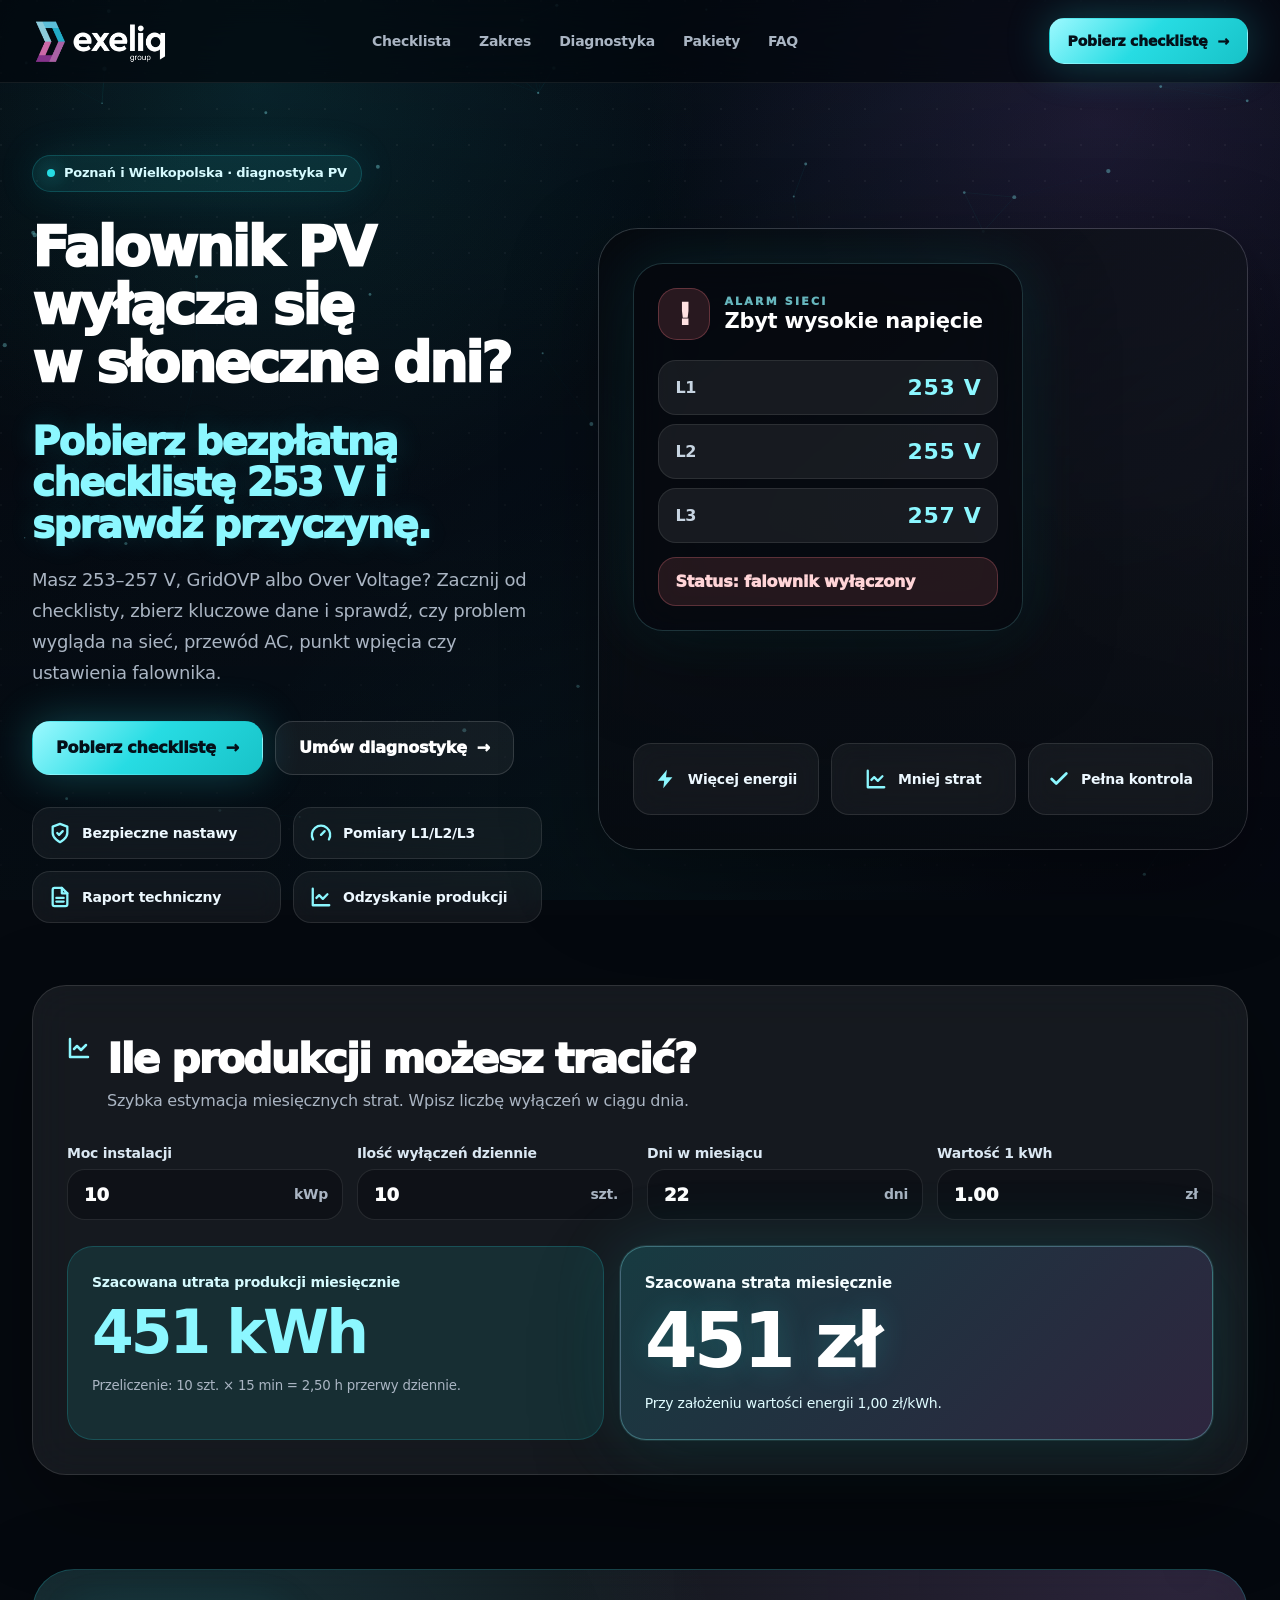
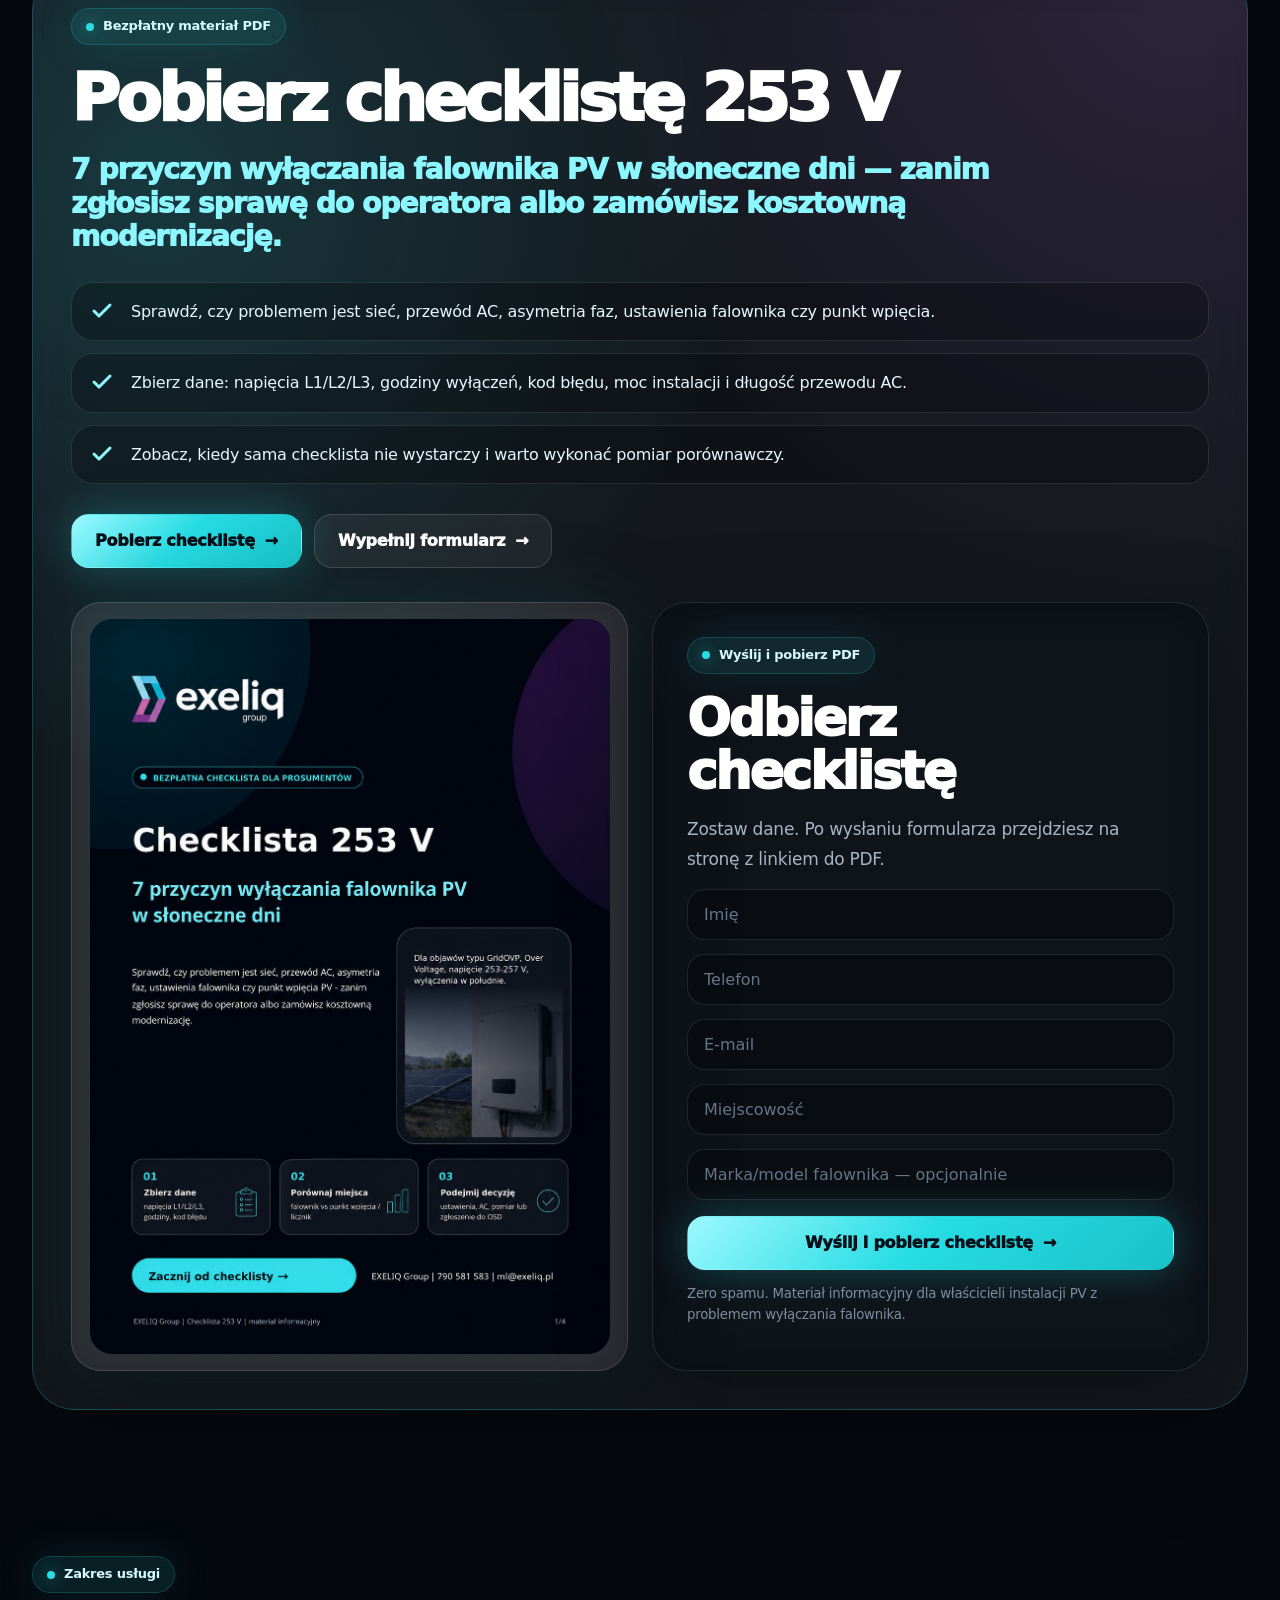
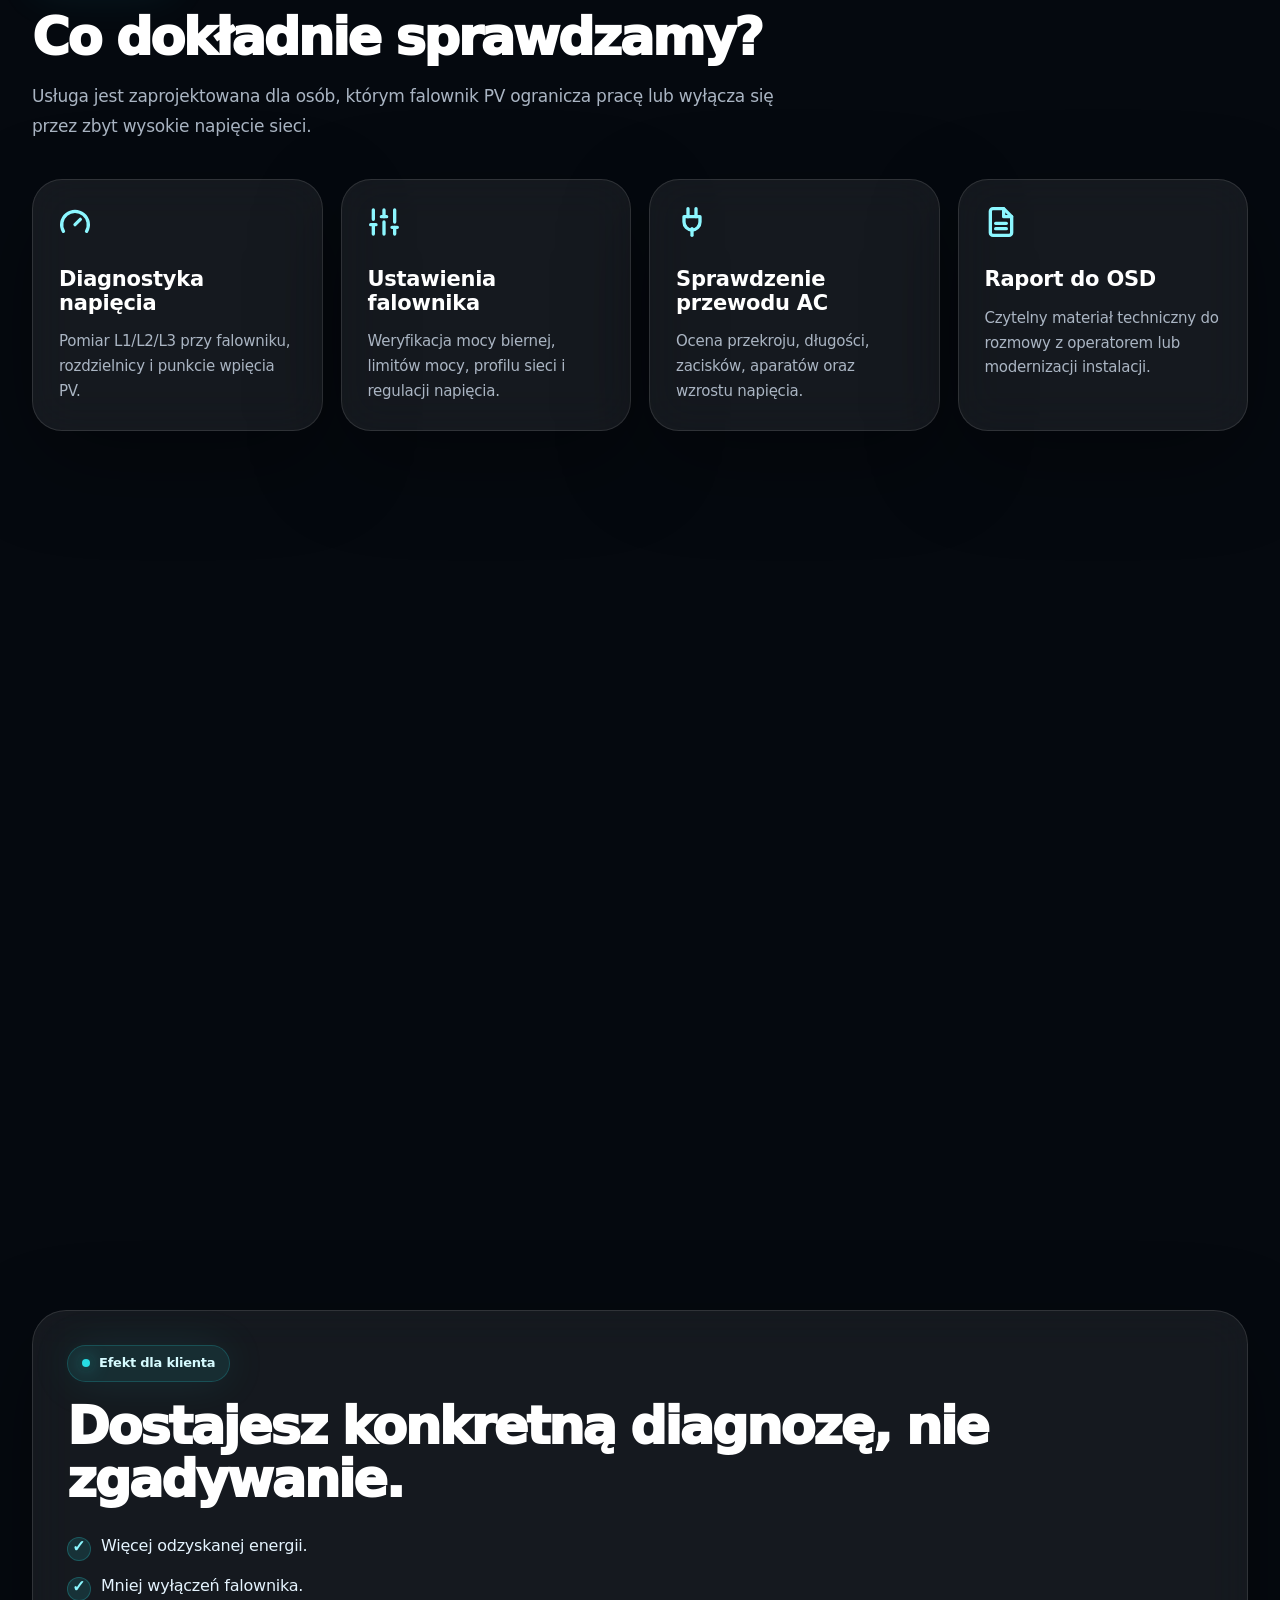
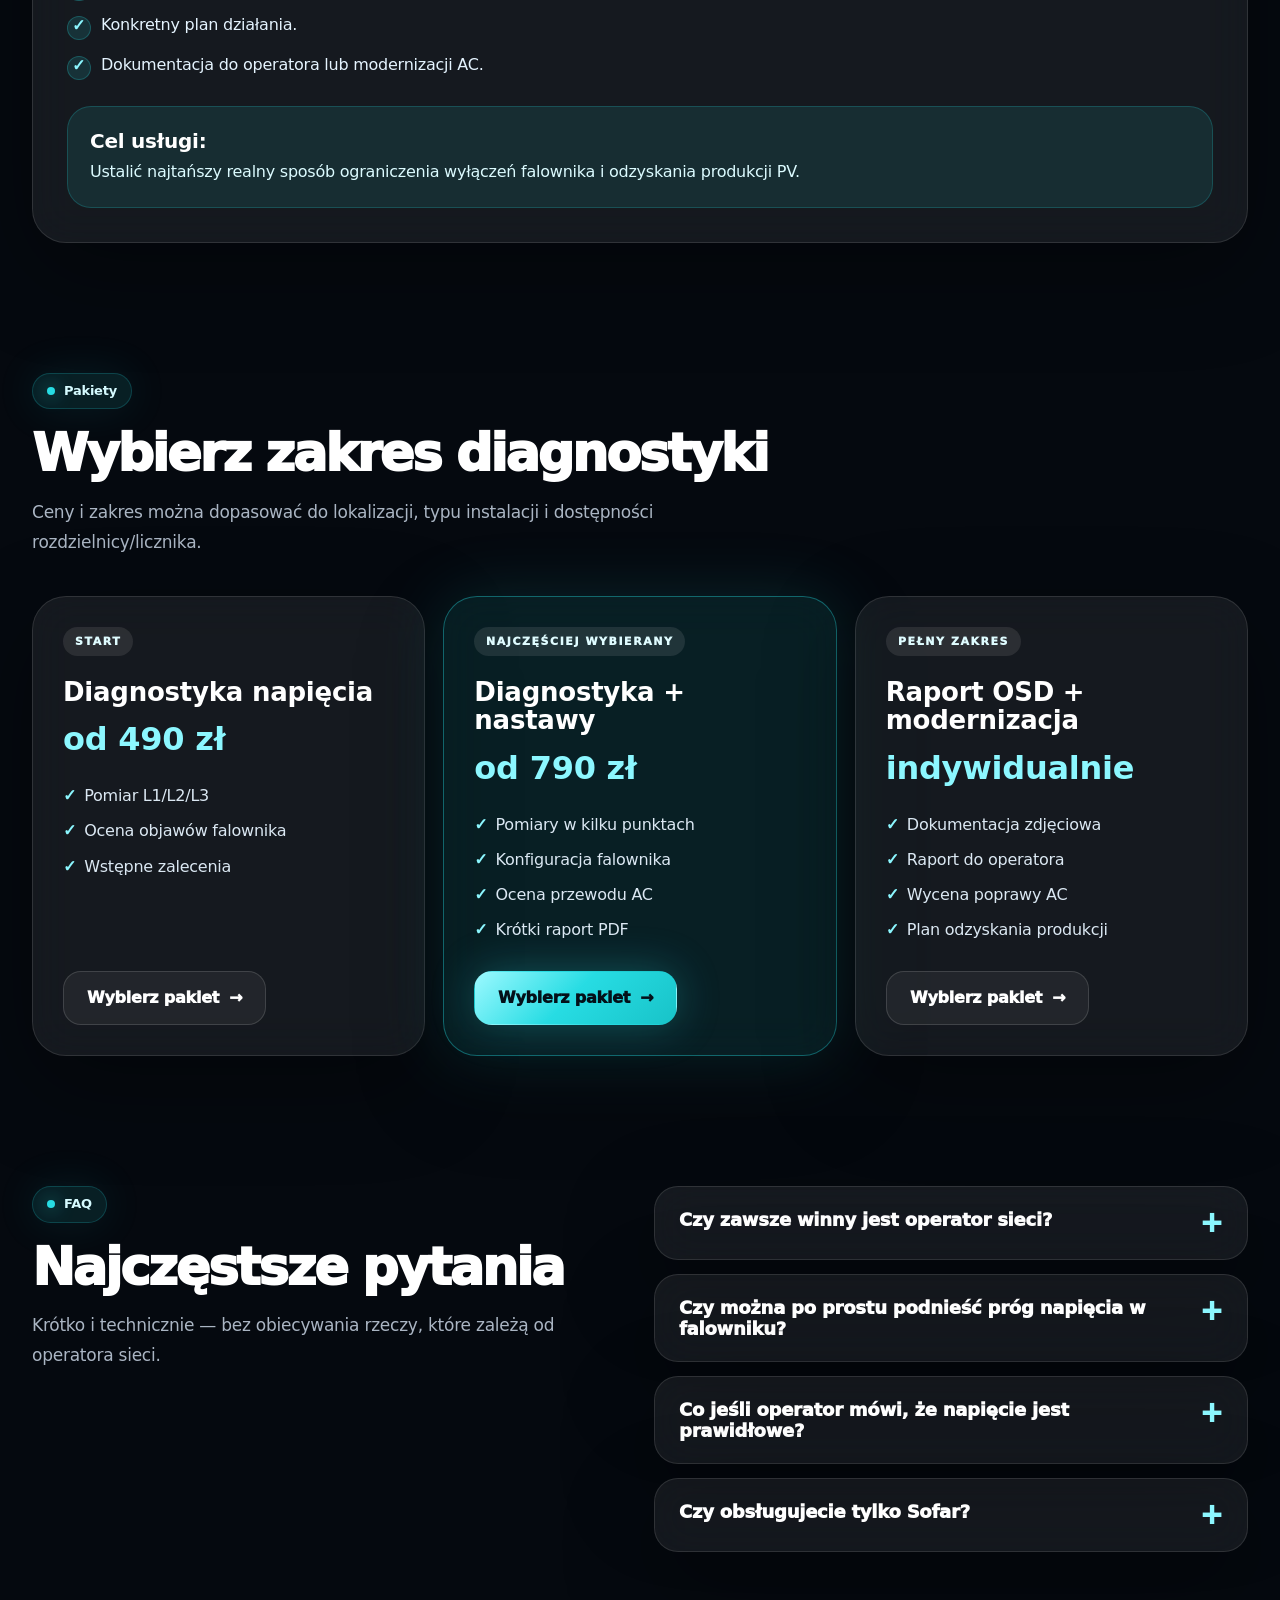
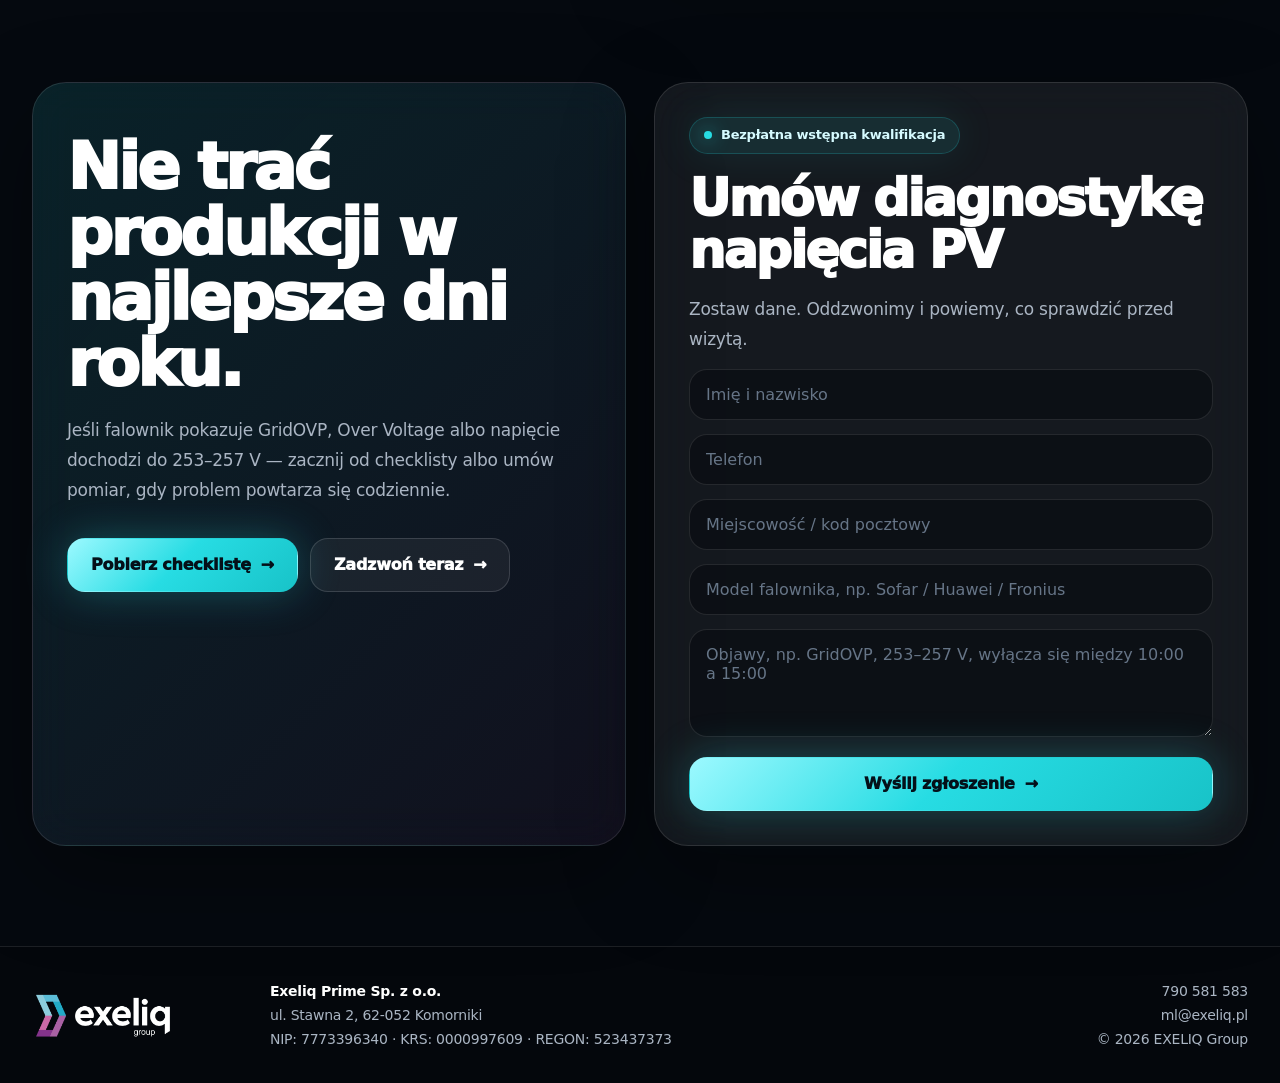
<file: index.html>
<!doctype html>
<html lang="pl">
<head>
  <meta charset="utf-8" />
  <meta name="viewport" content="width=device-width, initial-scale=1" />
  <title>Diagnostyka napięcia PV | Falownik wyłącza się w słoneczne dni | EXELIQ Group</title>
  <meta name="description" content="Falownik PV wyłącza się w słoneczne dni? Masz 253–257 V i tracisz produkcję? Diagnostyka napięcia, ustawienia falownika, przewód AC i raport do OSD. Poznań i Wielkopolska." />
  <meta name="theme-color" content="#05090f" />
  <meta property="og:title" content="Falownik PV wyłącza się w słoneczne dni?" />
  <meta property="og:description" content="Diagnostyka wysokiego napięcia PV: pomiary L1/L2/L3, ustawienia falownika, przewód AC i raport do OSD." />
  <meta property="og:type" content="website" />
  <link rel="preload" href="assets/exeliq_.png" as="image" />
  <link rel="preload" href="assets/checklista-cover.png" as="image" />
  <link rel="stylesheet" href="styles.css" />
  <!-- Google tag (gtag.js) -->
<script async src="https://www.googletagmanager.com/gtag/js?id=AW-980913972"></script>
<script>
  window.dataLayer = window.dataLayer || [];
  function gtag(){dataLayer.push(arguments);}
  gtag('js', new Date());

  gtag('config', 'AW-980913972');
</script>
  <!-- Meta Pixel Code -->
<script>
!function(f,b,e,v,n,t,s)
{if(f.fbq)return;n=f.fbq=function(){n.callMethod?
n.callMethod.apply(n,arguments):n.queue.push(arguments)};
if(!f._fbq)f._fbq=n;n.push=n;n.loaded=!0;n.version='2.0';
n.queue=[];t=b.createElement(e);t.async=!0;
t.src=v;s=b.getElementsByTagName(e)[0];
s.parentNode.insertBefore(t,s)}(window, document,'script',
'https://connect.facebook.net/en_US/fbevents.js');
fbq('init', '2146941939417183');
fbq('track', 'PageView');
</script>
<noscript><img height="1" width="1" style="display:none"
src="https://www.facebook.com/tr?id=2146941939417183&ev=PageView&noscript=1"
/></noscript>
<!-- End Meta Pixel Code -->
</head>
<body>
  <canvas id="particleCanvas" aria-hidden="true"></canvas>
  <div class="ambient" aria-hidden="true"></div>

  <header class="site-header">
    <div class="container header-inner">
      <a href="#top" class="brand" aria-label="EXELIQ Group">
        <img src="assets/exeliq_.png" alt="EXELIQ Group" />
      </a>
      <nav class="nav-links" aria-label="Menu główne">
        <a href="#checklista">Checklista</a>
        <a href="#oferta">Zakres</a>
        <a href="#diagnostyka">Diagnostyka</a>
        <a href="#pakiety">Pakiety</a>
        <a href="#faq">FAQ</a>
      </nav>
      <div class="header-actions">
        <a class="btn btn-primary btn-small" href="#checklista">Pobierz checklistę</a>
      </div>
    </div>
  </header>

  <main id="top">
    <section class="hero section-hero">
      <div class="container hero-grid">
        <div class="hero-copy reveal">
          <div class="eyebrow"><span></span>Poznań i Wielkopolska · diagnostyka PV</div>
          <h1>
            <span>Falownik PV</span>
            <span>wyłącza się</span>
            <span>w słoneczne dni?</span>
          </h1>
          <p class="lead">Pobierz bezpłatną checklistę 253 V i sprawdź przyczynę.</p>
          <p class="hero-text">Masz 253–257 V, GridOVP albo Over Voltage? Zacznij od checklisty, zbierz kluczowe dane i sprawdź, czy problem wygląda na sieć, przewód AC, punkt wpięcia czy ustawienia falownika.</p>
          <div class="cta-row">
            <a class="btn btn-primary" href="#checklista">Pobierz checklistę</a>
            <a class="btn btn-secondary" href="#formularz">Umów diagnostykę</a>
          </div>
          <div class="hero-badges" aria-label="Najważniejsze korzyści">
            <div><i data-icon="shield"></i>Bezpieczne nastawy</div>
            <div><i data-icon="gauge"></i>Pomiary L1/L2/L3</div>
            <div><i data-icon="report"></i>Raport techniczny</div>
            <div><i data-icon="trend"></i>Odzyskanie produkcji</div>
          </div>
        </div>

        <div class="hero-showcase reveal delay-1" aria-label="Wizualizacja problemu wysokiego napięcia PV">
          <div class="showcase-main glass">
            <div class="showcase-bg" aria-hidden="true"></div>
            <div class="showcase-content">
              <div class="voltage-panel glass-strong">
                <div class="panel-title">
                  <div class="warning-icon">!</div>
                  <div>
                    <p>Alarm sieci</p>
                    <h3>Zbyt wysokie napięcie</h3>
                  </div>
                </div>
                <div class="phase-list">
                  <div><span>L1</span><strong>253 V</strong></div>
                  <div><span>L2</span><strong>255 V</strong></div>
                  <div><span>L3</span><strong>257 V</strong></div>
                </div>
                <div class="status-alert">Status: falownik wyłączony</div>
              </div>

              <div class="mini-benefits">
                <div><i data-icon="zap"></i><strong>Więcej energii</strong></div>
                <div><i data-icon="bars"></i><strong>Mniej strat</strong></div>
                <div><i data-icon="check"></i><strong>Pełna kontrola</strong></div>
              </div>
            </div>
          </div>

        </div>
      </div>
    </section>

    <section class="top-calculator-wrap">
      <div class="container">
        <div class="glass calculator top-calculator reveal">
          <div class="calc-title">
            <i data-icon="bars"></i>
            <div>
              <h2>Ile produkcji możesz tracić?</h2>
              <p>Szybka estymacja miesięcznych strat. Wpisz liczbę wyłączeń w ciągu dnia.</p>
            </div>
          </div>
          <div class="inputs-grid inputs-grid-4">
            <label>Moc instalacji <span><input id="kwp" type="number" min="0" step="0.1" value="10" /> kWp</span></label>
            <label>Ilość wyłączeń dziennie <span><input id="outages" type="number" min="0" step="1" value="10" /> szt.</span></label>
            <label>Dni w miesiącu <span><input id="days" type="number" min="0" step="1" value="22" /> dni</span></label>
            <label>Wartość 1 kWh <span><input id="price" type="number" min="0" step="0.01" value="1.00" /> zł</span></label>
          </div>
          <div class="calc-results-grid">
            <div class="calc-result calc-result-energy">
              <p>Szacowana utrata produkcji miesięcznie</p>
              <strong><span id="lossResult">451</span> kWh</strong>
              <small><span id="outageInfo">Średni czas przywrócenia instalacji do pełnego działania zajmuje 15 min.</span></small>
            </div>
            <div class="calc-result calc-result-money calc-result-spotlight">
              <p>Szacowana strata miesięcznie</p>
              <strong><span id="lossValueResult">451</span> zł</strong>
              <small>Przy założeniu wartości energii <span id="priceLabel">1,00</span> zł/kWh.</small>
            </div>
          </div>
        </div>
      </div>
    </section>


    <section id="checklista" class="section-pad checklist-section">
      <div class="container checklist-grid glass reveal">
        <div class="checklist-copy">
          <div class="eyebrow"><span></span>Bezpłatny materiał PDF</div>
          <h2>Pobierz checklistę 253 V</h2>
          <p class="checklist-lead">7 przyczyn wyłączania falownika PV w słoneczne dni — zanim zgłosisz sprawę do operatora albo zamówisz kosztowną modernizację.</p>
          <div class="checklist-points">
            <div><i data-icon="check"></i><span>Sprawdź, czy problemem jest sieć, przewód AC, asymetria faz, ustawienia falownika czy punkt wpięcia.</span></div>
            <div><i data-icon="check"></i><span>Zbierz dane: napięcia L1/L2/L3, godziny wyłączeń, kod błędu, moc instalacji i długość przewodu AC.</span></div>
            <div><i data-icon="check"></i><span>Zobacz, kiedy sama checklista nie wystarczy i warto wykonać pomiar porównawczy.</span></div>
          </div>
          <div class="checklist-actions">
            <a class="btn btn-primary" href="#checklista-form">Pobierz checklistę</a>
            <a class="btn btn-secondary" href="#checklista-form">Wypełnij formularz</a>
          </div>
        </div>

        <div class="checklist-bottom" id="checklista-form">
          <div class="checklist-cover glass" aria-label="Okładka checklisty 253 V">
            <img src="assets/checklista-cover.png" alt="Checklista 253 V EXELIQ Group" loading="lazy" />
          </div>
          <form id="formularz-checklista" class="lead-form checklist-form glass" action="https://formspree.io/f/mbdbogog" method="POST" data-redirect="dziekujemy-checklista.html" data-formspree="true">
            <input type="hidden" name="_subject" value="Nowy lead - Checklista 253 V" />
            <input type="hidden" name="lead_type" value="Checklista 253 V" />
            <input type="hidden" name="landing_page" value="napiecie.exeliq.pl" />
            <div class="eyebrow"><span></span>Wyślij i pobierz PDF</div>
            <h2>Odbierz checklistę</h2>
            <p>Zostaw dane. Po wysłaniu formularza przejdziesz na stronę z linkiem do PDF.</p>
            <input name="name" required placeholder="Imię" autocomplete="given-name" />
            <input name="phone" required placeholder="Telefon" autocomplete="tel" />
            <input name="email" required type="email" placeholder="E-mail" autocomplete="email" />
            <input name="location" placeholder="Miejscowość" autocomplete="address-level2" />
            <input name="inverter" placeholder="Marka/model falownika — opcjonalnie" />
            <button class="btn btn-primary" type="submit">Wyślij i pobierz checklistę</button>
            <small>Zero spamu. Materiał informacyjny dla właścicieli instalacji PV z problemem wyłączania falownika.</small>
          </form>
        </div>
      </div>
    </section>

    <section id="oferta" class="section-pad">
      <div class="container">
        <div class="section-head reveal">
          <div class="eyebrow"><span></span>Zakres usługi</div>
          <h2>Co dokładnie sprawdzamy?</h2>
          <p>Usługa jest zaprojektowana dla osób, którym falownik PV ogranicza pracę lub wyłącza się przez zbyt wysokie napięcie sieci.</p>
        </div>
        <div class="service-grid">
          <article class="service-card glass reveal"><i data-icon="gauge"></i><h3>Diagnostyka napięcia</h3><p>Pomiar L1/L2/L3 przy falowniku, rozdzielnicy i punkcie wpięcia PV.</p></article>
          <article class="service-card glass reveal delay-1"><i data-icon="sliders"></i><h3>Ustawienia falownika</h3><p>Weryfikacja mocy biernej, limitów mocy, profilu sieci i regulacji napięcia.</p></article>
          <article class="service-card glass reveal delay-2"><i data-icon="plug"></i><h3>Sprawdzenie przewodu AC</h3><p>Ocena przekroju, długości, zacisków, aparatów oraz wzrostu napięcia.</p></article>
          <article class="service-card glass reveal delay-3"><i data-icon="report"></i><h3>Raport do OSD</h3><p>Czytelny materiał techniczny do rozmowy z operatorem lub modernizacji instalacji.</p></article>
        </div>
      </div>
    </section>

    <section id="diagnostyka" class="section-pad pt-small">
      <div class="container split-grid">
        <div class="glass info-card reveal">
          <div class="eyebrow"><span></span>Dlaczego tak się dzieje?</div>
          <h2>Problem często jest między falownikiem a siecią.</h2>
          <p>Przy pracy PV prąd płynie od falownika do sieci. Na długim lub zbyt małym przewodzie AC napięcie przy falowniku może być wyraźnie wyższe niż przy liczniku. Dlatego operator może widzieć 246 V, a falownik wyłączać się przy 255–257 V.</p>
          <ul class="check-list">
            <li>Porównujemy napięcie przy falowniku i przy punkcie wpięcia.</li>
            <li>Sprawdzamy przewód AC, zabezpieczenia, zaciski i asymetrię faz.</li>
            <li>Wskazujemy najtańsze skuteczne rozwiązanie techniczne.</li>
          </ul>
        </div>
        <div class="diagnostic-stack reveal delay-1">
          <div class="photo-card photo-roof" aria-label="Panele fotowoltaiczne bez ludzi"></div>
          <div class="glass measurement-card">
            <p class="mini-label">Przykład pomiaru</p>
            <div class="diagnostic-row"><span>Punkt wpięcia</span><strong>246 V</strong></div>
            <div class="diagnostic-row"><span>Falownik</span><strong>256 V</strong></div>
            <div class="diagnostic-note">Różnica napięcia wskazuje na tor AC lub punkt przyłączenia.</div>
          </div>
        </div>
      </div>
    </section>

    <section class="section-pad pt-small benefits-section">
      <div class="container benefits-grid">
        <div class="glass benefits-card reveal">
          <div class="eyebrow"><span></span>Efekt dla klienta</div>
          <h2>Dostajesz konkretną diagnozę, nie zgadywanie.</h2>
          <ul class="check-list">
            <li>Więcej odzyskanej energii.</li>
            <li>Mniej wyłączeń falownika.</li>
            <li>Konkretny plan działania.</li>
            <li>Dokumentacja do operatora lub modernizacji AC.</li>
          </ul>
          <div class="goal-box"><strong>Cel usługi:</strong><span>Ustalić najtańszy realny sposób ograniczenia wyłączeń falownika i odzyskania produkcji PV.</span></div>
        </div>
      </div>
    </section>

    <section id="pakiety" class="section-pad pt-small">
      <div class="container">
        <div class="section-head reveal">
          <div class="eyebrow"><span></span>Pakiety</div>
          <h2>Wybierz zakres diagnostyki</h2>
          <p>Ceny i zakres można dopasować do lokalizacji, typu instalacji i dostępności rozdzielnicy/licznika.</p>
        </div>
        <div class="pricing-grid">
          <article class="price-card glass reveal">
            <div class="tag">Start</div><h3>Diagnostyka napięcia</h3><strong>od 490 zł</strong>
            <ul><li>Pomiar L1/L2/L3</li><li>Ocena objawów falownika</li><li>Wstępne zalecenia</li></ul>
            <a class="btn btn-secondary" href="#formularz">Wybierz pakiet</a>
          </article>
          <article class="price-card glass featured reveal delay-1">
            <div class="tag">Najczęściej wybierany</div><h3>Diagnostyka + nastawy</h3><strong>od 790 zł</strong>
            <ul><li>Pomiary w kilku punktach</li><li>Konfiguracja falownika</li><li>Ocena przewodu AC</li><li>Krótki raport PDF</li></ul>
            <a class="btn btn-primary" href="#formularz">Wybierz pakiet</a>
          </article>
          <article class="price-card glass reveal delay-2">
            <div class="tag">Pełny zakres</div><h3>Raport OSD + modernizacja</h3><strong>indywidualnie</strong>
            <ul><li>Dokumentacja zdjęciowa</li><li>Raport do operatora</li><li>Wycena poprawy AC</li><li>Plan odzyskania produkcji</li></ul>
            <a class="btn btn-secondary" href="#formularz">Wybierz pakiet</a>
          </article>
        </div>
      </div>
    </section>

    <section id="faq" class="section-pad pt-small">
      <div class="container faq-grid">
        <div class="section-head left reveal">
          <div class="eyebrow"><span></span>FAQ</div>
          <h2>Najczęstsze pytania</h2>
          <p>Krótko i technicznie — bez obiecywania rzeczy, które zależą od operatora sieci.</p>
        </div>
        <div class="faq-list reveal delay-1">
          <details class="glass"><summary>Czy zawsze winny jest operator sieci?</summary><p>Nie. Często problem powstaje na odcinku AC między falownikiem a punktem wpięcia: zbyt długi przewód, zbyt mały przekrój, słaby zacisk albo nieoptymalne ustawienia falownika.</p></details>
          <details class="glass"><summary>Czy można po prostu podnieść próg napięcia w falowniku?</summary><p>Nie rekomendujemy obchodzenia zabezpieczeń. Najpierw trzeba ustalić przyczynę i dobrać bezpieczne rozwiązanie techniczne.</p></details>
          <details class="glass"><summary>Co jeśli operator mówi, że napięcie jest prawidłowe?</summary><p>Wtedy porównujemy napięcie przy falowniku i przy punkcie wpięcia. Często operator widzi napięcie poprawne, a falownik wyłącza się przez wzrost napięcia na instalacji AC.</p></details>
          <details class="glass"><summary>Czy obsługujecie tylko Sofar?</summary><p>Nie. Diagnostyka dotyczy wielu marek falowników. Najważniejsze są pomiary, analiza toru AC i poprawna konfiguracja urządzenia.</p></details>
        </div>
      </div>
    </section>

    <section class="section-pad pt-small final-section">
      <div class="container final-grid">
        <div class="final-card glass reveal">
          <h2>Nie trać produkcji w najlepsze dni roku.</h2>
          <p>Jeśli falownik pokazuje GridOVP, Over Voltage albo napięcie dochodzi do 253–257 V — zacznij od checklisty albo umów pomiar, gdy problem powtarza się codziennie.</p>
          <div class="cta-row"><a class="btn btn-primary" href="#checklista">Pobierz checklistę</a><a class="btn btn-secondary" href="tel:+48790581583">Zadzwoń teraz</a></div>
        </div>
        <form id="formularz" class="lead-form glass reveal delay-1" action="https://formspree.io/f/mbdbogog" method="POST" data-redirect="dziekujemy.html" data-formspree="true">
          <input type="hidden" name="_subject" value="Nowy lead - diagnostyka napięcia PV" />
          <input type="hidden" name="lead_type" value="Diagnostyka napięcia PV" />
          <input type="hidden" name="landing_page" value="napiecie.exeliq.pl" />
          <div class="eyebrow"><span></span>Bezpłatna wstępna kwalifikacja</div>
          <h2>Umów diagnostykę napięcia PV</h2>
          <p>Zostaw dane. Oddzwonimy i powiemy, co sprawdzić przed wizytą.</p>
          <input name="name" required placeholder="Imię i nazwisko" />
          <input name="phone" required placeholder="Telefon" />
          <input name="location" placeholder="Miejscowość / kod pocztowy" />
          <input name="inverter" placeholder="Model falownika, np. Sofar / Huawei / Fronius" />
          <textarea name="message" rows="4" placeholder="Objawy, np. GridOVP, 253–257 V, wyłącza się między 10:00 a 15:00"></textarea>
          <button class="btn btn-primary" type="submit">Wyślij zgłoszenie</button>
        </form>
      </div>
    </section>
  </main>

  <a href="#checklista" class="mobile-sticky">Pobierz checklistę 253 V</a>

  <footer class="site-footer">
    <div class="container footer-grid">
      <img src="assets/exeliq_.png" alt="EXELIQ Group" />
      <div><strong>Exeliq Prime Sp. z o.o.</strong><span>ul. Stawna 2, 62-052 Komorniki</span><span>NIP: 7773396340 · KRS: 0000997609 · REGON: 523437373</span></div>
      <div class="footer-contact"><a href="tel:+48790581583">790 581 583</a><a href="mailto:ml@exeliq.pl">ml@exeliq.pl</a><span>© <span id="year"></span> EXELIQ Group</span></div>
    </div>
  </footer>

  <script src="script.js"></script>
</body>
</html>
</file>
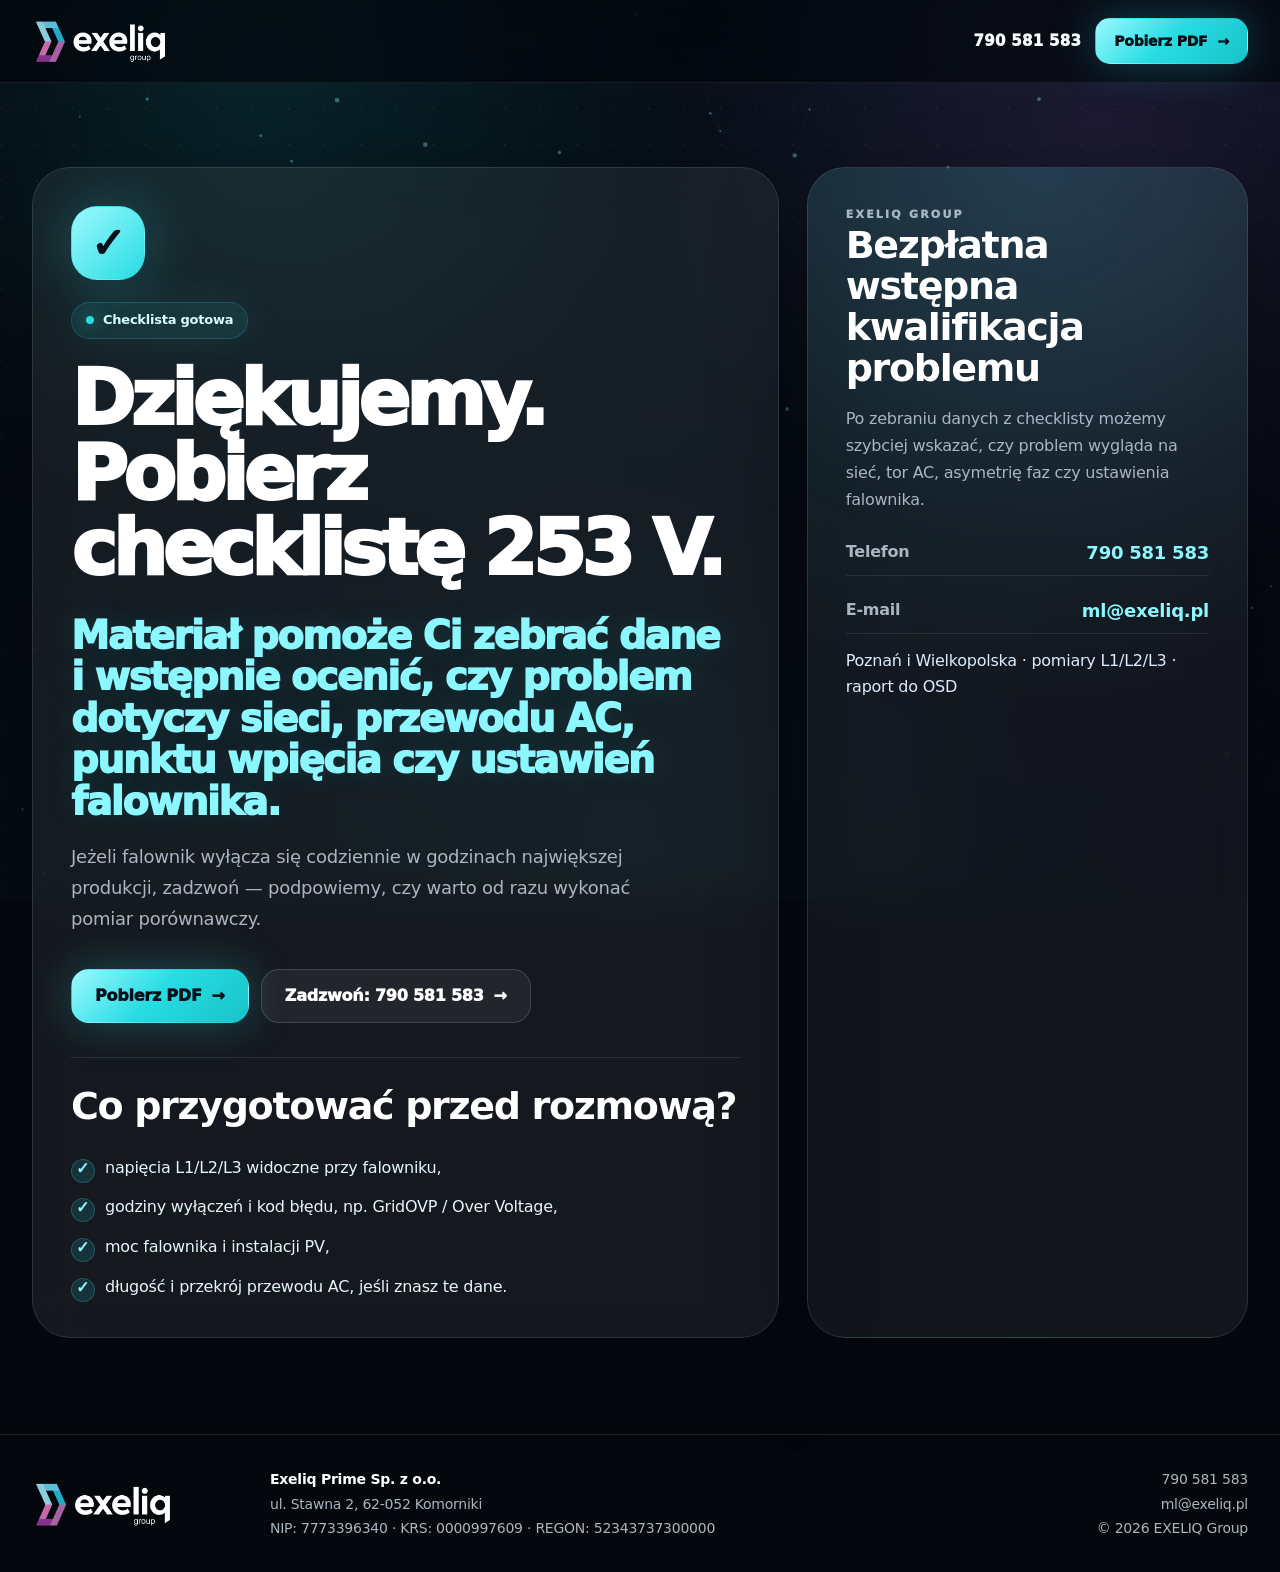
<file: dziekujemy-checklista.html>
<!doctype html>
<html lang="pl">
<head>
  <meta charset="utf-8" />
  <meta name="viewport" content="width=device-width, initial-scale=1" />
  <title>Checklista 253 V do pobrania | EXELIQ Group</title>
  <meta name="description" content="Dziękujemy za pobranie checklisty 253 V. Pobierz PDF i sprawdź najczęstsze przyczyny wyłączania falownika PV." />
  <meta name="robots" content="noindex, follow" />
  <meta name="theme-color" content="#05090f" />
  <meta name="tracking-version" content="meta-lead-checklista-2026-05-25" />
  <link rel="preload" href="assets/exeliq_.png" as="image" />
  <link rel="stylesheet" href="styles.css" />
  <!-- Google tag (gtag.js) -->
  <script async src="https://www.googletagmanager.com/gtag/js?id=AW-980913972"></script>
  <script>
    window.dataLayer = window.dataLayer || [];
    function gtag(){dataLayer.push(arguments);}
    gtag('js', new Date());
    gtag('config', 'AW-980913972');
  </script>
  <!-- Meta Pixel Code -->
  <script>
  !function(f,b,e,v,n,t,s)
  {if(f.fbq)return;n=f.fbq=function(){n.callMethod?
  n.callMethod.apply(n,arguments):n.queue.push(arguments)};
  if(!f._fbq)f._fbq=n;n.push=n;n.loaded=!0;n.version='2.0';
  n.queue=[];t=b.createElement(e);t.async=!0;
  t.src=v;s=b.getElementsByTagName(e)[0];
  s.parentNode.insertBefore(t,s)}(window, document,'script',
  'https://connect.facebook.net/en_US/fbevents.js');
  fbq('init', '2146941939417183');
  fbq('track', 'PageView');
  fbq('track', 'Lead', { content_name: 'Lead - PV napięcie - checklista' });
  </script>
  <noscript><img height="1" width="1" style="display:none"
  src="https://www.facebook.com/tr?id=2146941939417183&ev=PageView&noscript=1"
  /><img height="1" width="1" style="display:none"
  src="https://www.facebook.com/tr?id=2146941939417183&ev=Lead&noscript=1"
  /></noscript>
  <!-- End Meta Pixel Code -->
</head>
<body class="thank-you-page">
  <canvas id="particleCanvas" aria-hidden="true"></canvas>
  <div class="ambient" aria-hidden="true"></div>

  <header class="site-header">
    <div class="container header-inner">
      <a href="/" class="brand" aria-label="EXELIQ Group">
        <img src="assets/exeliq_.png" alt="EXELIQ Group" />
      </a>
      <div class="header-actions">
        <a class="phone-link" href="tel:+48790581583">790 581 583</a>
        <a class="btn btn-primary btn-small" href="assets/Checklista_253V_EXELIQ_Group_1do1.pdf" target="_blank" rel="noopener">Pobierz PDF</a>
      </div>
    </div>
  </header>

  <main class="thank-you-main">
    <section class="container thank-you-grid">
      <div class="thank-you-card glass reveal is-visible">
        <div class="success-icon" aria-hidden="true">✓</div>
        <div class="eyebrow"><span></span>Checklista gotowa</div>
        <h1>Dziękujemy. Pobierz checklistę 253 V.</h1>
        <p class="lead">Materiał pomoże Ci zebrać dane i wstępnie ocenić, czy problem dotyczy sieci, przewodu AC, punktu wpięcia czy ustawień falownika.</p>
        <p class="hero-text">Jeżeli falownik wyłącza się codziennie w godzinach największej produkcji, zadzwoń — podpowiemy, czy warto od razu wykonać pomiar porównawczy.</p>

        <div class="thank-you-actions">
          <a class="btn btn-primary" href="assets/Checklista_253V_EXELIQ_Group_1do1.pdf" target="_blank" rel="noopener">Pobierz PDF</a>
          <a class="btn btn-secondary" href="tel:+48790581583">Zadzwoń: 790 581 583</a>
        </div>

        <div class="next-steps">
          <h2>Co przygotować przed rozmową?</h2>
          <ul class="check-list">
            <li>napięcia L1/L2/L3 widoczne przy falowniku,</li>
            <li>godziny wyłączeń i kod błędu, np. GridOVP / Over Voltage,</li>
            <li>moc falownika i instalacji PV,</li>
            <li>długość i przekrój przewodu AC, jeśli znasz te dane.</li>
          </ul>
        </div>
      </div>

      <aside class="thank-you-side glass reveal is-visible">
        <p class="mini-label">EXELIQ Group</p>
        <h2>Bezpłatna wstępna kwalifikacja problemu</h2>
        <p>Po zebraniu danych z checklisty możemy szybciej wskazać, czy problem wygląda na sieć, tor AC, asymetrię faz czy ustawienia falownika.</p>
        <div class="diagnostic-row"><span>Telefon</span><strong>790 581 583</strong></div>
        <div class="diagnostic-row"><span>E-mail</span><strong>ml@exeliq.pl</strong></div>
        <div class="diagnostic-note">Poznań i Wielkopolska · pomiary L1/L2/L3 · raport do OSD</div>
      </aside>
    </section>
  </main>

  <footer class="site-footer">
    <div class="container footer-grid">
      <img src="assets/exeliq_.png" alt="EXELIQ Group" />
      <div><strong>Exeliq Prime Sp. z o.o.</strong><span>ul. Stawna 2, 62-052 Komorniki</span><span>NIP: 7773396340 · KRS: 0000997609 · REGON: 52343737300000</span></div>
      <div class="footer-contact"><a href="tel:+48790581583">790 581 583</a><a href="mailto:ml@exeliq.pl">ml@exeliq.pl</a><span>© <span id="year"></span> EXELIQ Group</span></div>
    </div>
  </footer>

  <script src="script.js"></script>
</body>
</html>
</file>
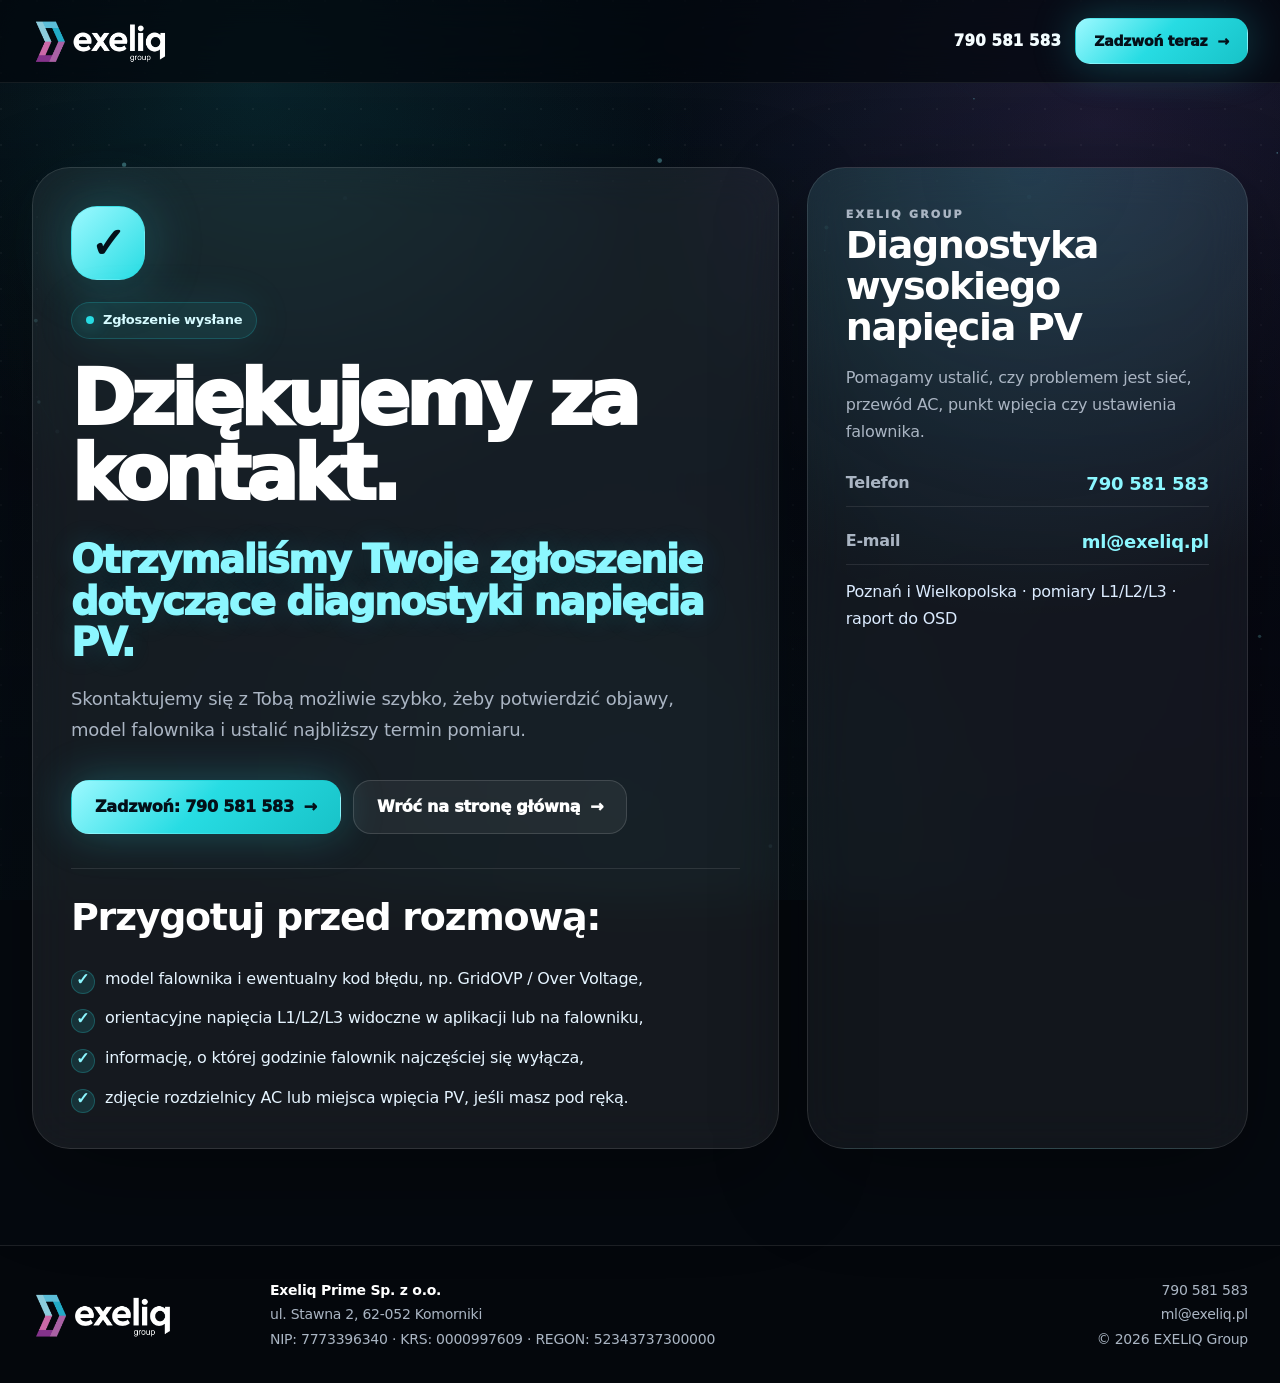
<file: dziekujemy.html>
<!doctype html>
<html lang="pl">
<head>
  <meta charset="utf-8" />
  <meta name="viewport" content="width=device-width, initial-scale=1" />
  <title>Dziękujemy za zgłoszenie | EXELIQ Group</title>
  <meta name="description" content="Dziękujemy za wysłanie zgłoszenia diagnostyki napięcia PV. EXELIQ Group skontaktuje się z Tobą w sprawie pomiaru i diagnostyki." />
  <meta name="robots" content="noindex, follow" />
  <meta name="theme-color" content="#05090f" />
  <meta name="tracking-version" content="meta-lead-2026-05-25" />
  <link rel="preload" href="assets/exeliq_.png" as="image" />
  <link rel="stylesheet" href="styles.css" />
  <!-- Google tag (gtag.js) -->
<script async src="https://www.googletagmanager.com/gtag/js?id=AW-980913972"></script>
<script>
  window.dataLayer = window.dataLayer || [];
  function gtag(){dataLayer.push(arguments);}
  gtag('js', new Date());

  gtag('config', 'AW-980913972');
</script>
  <!-- Meta Pixel Code -->
<script>
!function(f,b,e,v,n,t,s)
{if(f.fbq)return;n=f.fbq=function(){n.callMethod?
n.callMethod.apply(n,arguments):n.queue.push(arguments)};
if(!f._fbq)f._fbq=n;n.push=n;n.loaded=!0;n.version='2.0';
n.queue=[];t=b.createElement(e);t.async=!0;
t.src=v;s=b.getElementsByTagName(e)[0];
s.parentNode.insertBefore(t,s)}(window, document,'script',
'https://connect.facebook.net/en_US/fbevents.js');
fbq('init', '2146941939417183');
fbq('track', 'PageView');
fbq('track', 'Lead', { content_name: 'Lead - PV napięcie - dziekujemy' });
</script>
<noscript><img height="1" width="1" style="display:none"
src="https://www.facebook.com/tr?id=2146941939417183&ev=PageView&noscript=1"
/>
<img height="1" width="1" style="display:none"
src="https://www.facebook.com/tr?id=2146941939417183&ev=Lead&noscript=1"
/></noscript>
<!-- End Meta Pixel Code -->
</head>
<body class="thank-you-page">
  <canvas id="particleCanvas" aria-hidden="true"></canvas>
  <div class="ambient" aria-hidden="true"></div>

  <header class="site-header">
    <div class="container header-inner">
      <a href="/" class="brand" aria-label="EXELIQ Group">
        <img src="assets/exeliq_.png" alt="EXELIQ Group" />
      </a>
      <div class="header-actions">
        <a class="phone-link" href="tel:+48790581583">790 581 583</a>
        <a class="btn btn-primary btn-small" href="tel:+48790581583">Zadzwoń teraz</a>
      </div>
    </div>
  </header>

  <main class="thank-you-main">
    <section class="container thank-you-grid">
      <div class="thank-you-card glass reveal is-visible">
        <div class="success-icon" aria-hidden="true">✓</div>
        <div class="eyebrow"><span></span>Zgłoszenie wysłane</div>
        <h1>Dziękujemy za kontakt.</h1>
        <p class="lead">Otrzymaliśmy Twoje zgłoszenie dotyczące diagnostyki napięcia PV.</p>
        <p class="hero-text">
          Skontaktujemy się z Tobą możliwie szybko, żeby potwierdzić objawy, model falownika
          i ustalić najbliższy termin pomiaru.
        </p>

        <div class="thank-you-actions">
          <a class="btn btn-primary" href="tel:+48790581583">Zadzwoń: 790 581 583</a>
          <a class="btn btn-secondary" href="/">Wróć na stronę główną</a>
        </div>

        <div class="next-steps">
          <h2>Przygotuj przed rozmową:</h2>
          <ul class="check-list">
            <li>model falownika i ewentualny kod błędu, np. GridOVP / Over Voltage,</li>
            <li>orientacyjne napięcia L1/L2/L3 widoczne w aplikacji lub na falowniku,</li>
            <li>informację, o której godzinie falownik najczęściej się wyłącza,</li>
            <li>zdjęcie rozdzielnicy AC lub miejsca wpięcia PV, jeśli masz pod ręką.</li>
          </ul>
        </div>
      </div>

      <aside class="thank-you-side glass reveal is-visible">
        <p class="mini-label">EXELIQ Group</p>
        <h2>Diagnostyka wysokiego napięcia PV</h2>
        <p>Pomagamy ustalić, czy problemem jest sieć, przewód AC, punkt wpięcia czy ustawienia falownika.</p>
        <div class="diagnostic-row"><span>Telefon</span><strong>790 581 583</strong></div>
        <div class="diagnostic-row"><span>E-mail</span><strong>ml@exeliq.pl</strong></div>
        <div class="diagnostic-note">Poznań i Wielkopolska · pomiary L1/L2/L3 · raport do OSD</div>
      </aside>
    </section>
  </main>

  <footer class="site-footer">
    <div class="container footer-grid">
      <img src="assets/exeliq_.png" alt="EXELIQ Group" />
      <div>
        <strong>Exeliq Prime Sp. z o.o.</strong>
        <span>ul. Stawna 2, 62-052 Komorniki</span>
        <span>NIP: 7773396340 · KRS: 0000997609 · REGON: 52343737300000</span>
      </div>
      <div class="footer-contact">
        <a href="tel:+48790581583">790 581 583</a>
        <a href="mailto:ml@exeliq.pl">ml@exeliq.pl</a>
        <span>© <span id="year"></span> EXELIQ Group</span>
      </div>
    </div>
  </footer>

  <script src="script.js"></script>
</body>
</html>
</file>
<file: styles.css>
:root {
  --bg: #05090f;
  --bg2: #09121c;
  --panel: rgba(255,255,255,.065);
  --panel-2: rgba(255,255,255,.095);
  --border: rgba(255,255,255,.115);
  --text: #ffffff;
  --muted: #aab5c3;
  --soft: #dbe8f3;
  --cyan: #27dce3;
  --cyan2: #8cf7ff;
  --red: #ff7b86;
  --purple: #a566d4;
  --shadow: rgba(0,0,0,.34);
  --max: 1320px;
  --radius: 30px;
}

* { box-sizing: border-box; }
html { scroll-behavior: smooth; }
body {
  margin: 0;
  min-width: 320px;
  overflow-x: hidden;
  color: var(--text);
  background: var(--bg);
  font-family: Inter, ui-sans-serif, system-ui, -apple-system, BlinkMacSystemFont, "Segoe UI", sans-serif;
  letter-spacing: -.015em;
}
body::before {
  content: "";
  position: fixed;
  inset: 0;
  pointer-events: none;
  z-index: -4;
  background:
    radial-gradient(circle at 20% 10%, rgba(39,220,227,.13), transparent 34%),
    radial-gradient(circle at 86% 14%, rgba(165,102,212,.16), transparent 34%),
    radial-gradient(circle at 50% 100%, rgba(30,170,155,.10), transparent 38%),
    linear-gradient(135deg, #05090f 0%, #07111a 46%, #080714 100%);
}

a { color: inherit; text-decoration: none; }
img { max-width: 100%; display: block; }
button, input, textarea { font: inherit; }

#particleCanvas {
  position: fixed;
  inset: 0;
  width: 100vw;
  height: 100vh;
  z-index: -3;
  pointer-events: none;
  opacity: .72;
}
.ambient {
  position: fixed;
  inset: 0;
  z-index: -2;
  pointer-events: none;
  background:
    linear-gradient(to bottom, rgba(5,9,15,.08), rgba(5,9,15,.78)),
    radial-gradient(circle at 1px 1px, rgba(255,255,255,.075) 1px, transparent 0);
  background-size: auto, 36px 36px;
  opacity: .72;
}

.container {
  width: min(var(--max), calc(100% - 64px));
  margin-inline: auto;
}
.section-pad { padding: 92px 0; }
.section-hero { padding: 72px 0 54px; }
.pt-small { padding-top: 38px; }

.glass {
  border: 1px solid var(--border);
  background: var(--panel);
  box-shadow: 0 30px 90px var(--shadow);
  backdrop-filter: blur(22px);
  -webkit-backdrop-filter: blur(22px);
}
.glass-strong {
  border: 1px solid rgba(140,247,255,.18);
  background: rgba(5,9,15,.64);
  box-shadow: 0 28px 90px rgba(0,0,0,.38), 0 0 64px rgba(39,220,227,.12);
  backdrop-filter: blur(24px);
  -webkit-backdrop-filter: blur(24px);
}

.site-header {
  position: sticky;
  top: 0;
  z-index: 50;
  border-bottom: 1px solid rgba(255,255,255,.075);
  background: rgba(2, 6, 12, .68);
  backdrop-filter: blur(20px);
  -webkit-backdrop-filter: blur(20px);
}
.header-inner {
  display: flex;
  align-items: center;
  justify-content: space-between;
  gap: 28px;
  min-height: 82px;
}
.brand {
  display: flex;
  align-items: center;
  min-width: 170px;
}
.brand img { height: 52px; width: auto; object-fit: contain; }
.nav-links {
  display: flex;
  align-items: center;
  justify-content: center;
  gap: 28px;
  color: var(--muted);
  font-size: 14px;
  font-weight: 850;
}
.nav-links a { transition: color .2s ease; }
.nav-links a:hover { color: var(--cyan2); }
.header-actions {
  display: flex;
  align-items: center;
  justify-content: flex-end;
  gap: 14px;
  min-width: 280px;
}
.phone-link {
  color: #f5fdff;
  font-size: 15px;
  font-weight: 950;
  letter-spacing: .02em;
}
.phone-link:hover { color: var(--cyan2); }

.btn {
  display: inline-flex;
  align-items: center;
  justify-content: center;
  gap: 10px;
  min-height: 54px;
  border-radius: 18px;
  padding: 15px 23px;
  border: 1px solid transparent;
  font-weight: 1000;
  letter-spacing: -.015em;
  line-height: 1;
  white-space: nowrap;
  transition: transform .25s ease, background .25s ease, border-color .25s ease, box-shadow .25s ease;
}
.btn::after {
  content: "→";
  transition: transform .25s ease;
}
.btn:hover { transform: translateY(-2px); }
.btn:hover::after { transform: translateX(3px); }
.btn-primary {
  color: #041019;
  background: linear-gradient(135deg, #9cf9ff 0%, #27dce3 48%, #18c3c8 100%);
  box-shadow: 0 0 44px rgba(39, 220, 227, .28);
}
.btn-primary:hover { box-shadow: 0 0 68px rgba(39, 220, 227, .42); }
.btn-secondary {
  color: #fff;
  border-color: rgba(255,255,255,.14);
  background: rgba(255,255,255,.055);
}
.btn-secondary:hover { border-color: rgba(140,247,255,.36); background: rgba(255,255,255,.095); }
.btn-small { min-height: 46px; padding: 13px 18px; border-radius: 15px; font-size: 14px; }

.hero-grid {
  display: grid;
  grid-template-columns: minmax(0, .88fr) minmax(0, 1.12fr);
  align-items: center;
  gap: 56px;
}
.hero-copy { min-width: 0; }
.eyebrow {
  display: inline-flex;
  align-items: center;
  gap: 9px;
  width: fit-content;
  max-width: 100%;
  border: 1px solid rgba(39,220,227,.20);
  background: rgba(39,220,227,.10);
  border-radius: 999px;
  padding: 9px 14px;
  color: #d6fbff;
  font-size: 13px;
  line-height: 1.3;
  font-weight: 900;
  box-shadow: 0 0 44px rgba(39,220,227,.10);
}
.eyebrow span {
  width: 8px;
  height: 8px;
  flex: 0 0 8px;
  border-radius: 50%;
  background: var(--cyan);
  box-shadow: 0 0 18px rgba(39,220,227,.8);
}
.hero h1 {
  max-width: 620px;
  margin: 28px 0 0;
  font-size: clamp(44px, 4.25vw, 72px);
  line-height: 1.04;
  letter-spacing: -.05em;
  font-weight: 1000;
  text-wrap: balance;
}
.hero h1 span {
  display: block;
  margin-bottom: .03em;
}
.lead {
  max-width: 650px;
  margin: 28px 0 0;
  color: var(--cyan2);
  font-size: clamp(28px, 3vw, 42px);
  line-height: 1.08;
  font-weight: 1000;
  letter-spacing: -.04em;
  text-shadow: 0 0 28px rgba(39,220,227,.16);
}
.hero-text {
  max-width: 610px;
  margin: 20px 0 0;
  color: var(--muted);
  font-size: 18px;
  line-height: 1.72;
}
.cta-row {
  display: flex;
  flex-wrap: wrap;
  gap: 12px;
  margin-top: 32px;
}
.hero-badges {
  display: grid;
  grid-template-columns: repeat(2, minmax(0, 1fr));
  gap: 12px;
  max-width: 610px;
  margin-top: 32px;
}
.hero-badges div,
.mini-benefits div {
  display: flex;
  align-items: center;
  gap: 11px;
  min-width: 0;
  border: 1px solid rgba(255,255,255,.10);
  background: rgba(255,255,255,.052);
  border-radius: 18px;
  padding: 14px 16px;
  color: #edf8ff;
  font-size: 14px;
  font-weight: 850;
  backdrop-filter: blur(14px);
}

[data-icon] {
  display: inline-block;
  width: 22px;
  height: 22px;
  flex: 0 0 22px;
  color: var(--cyan2);
  background: currentColor;
  mask-repeat: no-repeat;
  mask-position: center;
  mask-size: contain;
  -webkit-mask-repeat: no-repeat;
  -webkit-mask-position: center;
  -webkit-mask-size: contain;
}
[data-icon="shield"]{ mask-image: url("data:image/svg+xml,%3Csvg xmlns='http://www.w3.org/2000/svg' viewBox='0 0 24 24' fill='none' stroke='black' stroke-width='2.5' stroke-linecap='round' stroke-linejoin='round'%3E%3Cpath d='M12 22s8-4 8-10V5l-8-3-8 3v7c0 6 8 10 8 10Z'/%3E%3Cpath d='m9 12 2 2 4-4'/%3E%3C/svg%3E"); -webkit-mask-image: url("data:image/svg+xml,%3Csvg xmlns='http://www.w3.org/2000/svg' viewBox='0 0 24 24' fill='none' stroke='black' stroke-width='2.5' stroke-linecap='round' stroke-linejoin='round'%3E%3Cpath d='M12 22s8-4 8-10V5l-8-3-8 3v7c0 6 8 10 8 10Z'/%3E%3Cpath d='m9 12 2 2 4-4'/%3E%3C/svg%3E"); }
[data-icon="gauge"]{ mask-image: url("data:image/svg+xml,%3Csvg xmlns='http://www.w3.org/2000/svg' viewBox='0 0 24 24' fill='none' stroke='black' stroke-width='2.5' stroke-linecap='round' stroke-linejoin='round'%3E%3Cpath d='m12 14 4-4'/%3E%3Cpath d='M3.34 19a10 10 0 1 1 17.32 0'/%3E%3C/svg%3E"); -webkit-mask-image: url("data:image/svg+xml,%3Csvg xmlns='http://www.w3.org/2000/svg' viewBox='0 0 24 24' fill='none' stroke='black' stroke-width='2.5' stroke-linecap='round' stroke-linejoin='round'%3E%3Cpath d='m12 14 4-4'/%3E%3Cpath d='M3.34 19a10 10 0 1 1 17.32 0'/%3E%3C/svg%3E"); }
[data-icon="report"]{ mask-image: url("data:image/svg+xml,%3Csvg xmlns='http://www.w3.org/2000/svg' viewBox='0 0 24 24' fill='none' stroke='black' stroke-width='2.5' stroke-linecap='round' stroke-linejoin='round'%3E%3Cpath d='M14 2H6a2 2 0 0 0-2 2v16a2 2 0 0 0 2 2h12a2 2 0 0 0 2-2V8z'/%3E%3Cpath d='M14 2v6h6'/%3E%3Cpath d='M16 13H8'/%3E%3Cpath d='M16 17H8'/%3E%3C/svg%3E"); -webkit-mask-image: url("data:image/svg+xml,%3Csvg xmlns='http://www.w3.org/2000/svg' viewBox='0 0 24 24' fill='none' stroke='black' stroke-width='2.5' stroke-linecap='round' stroke-linejoin='round'%3E%3Cpath d='M14 2H6a2 2 0 0 0-2 2v16a2 2 0 0 0 2 2h12a2 2 0 0 0 2-2V8z'/%3E%3Cpath d='M14 2v6h6'/%3E%3Cpath d='M16 13H8'/%3E%3Cpath d='M16 17H8'/%3E%3C/svg%3E"); }
[data-icon="trend"], [data-icon="bars"]{ mask-image: url("data:image/svg+xml,%3Csvg xmlns='http://www.w3.org/2000/svg' viewBox='0 0 24 24' fill='none' stroke='black' stroke-width='2.5' stroke-linecap='round' stroke-linejoin='round'%3E%3Cpath d='M3 3v18h18'/%3E%3Cpath d='m19 9-5 5-4-4-3 3'/%3E%3C/svg%3E"); -webkit-mask-image: url("data:image/svg+xml,%3Csvg xmlns='http://www.w3.org/2000/svg' viewBox='0 0 24 24' fill='none' stroke='black' stroke-width='2.5' stroke-linecap='round' stroke-linejoin='round'%3E%3Cpath d='M3 3v18h18'/%3E%3Cpath d='m19 9-5 5-4-4-3 3'/%3E%3C/svg%3E"); }
[data-icon="zap"]{ mask-image: url("data:image/svg+xml,%3Csvg xmlns='http://www.w3.org/2000/svg' viewBox='0 0 24 24' fill='black'%3E%3Cpath d='M13 2 3 14h7l-1 8 10-12h-7z'/%3E%3C/svg%3E"); -webkit-mask-image: url("data:image/svg+xml,%3Csvg xmlns='http://www.w3.org/2000/svg' viewBox='0 0 24 24' fill='black'%3E%3Cpath d='M13 2 3 14h7l-1 8 10-12h-7z'/%3E%3C/svg%3E"); }
[data-icon="check"]{ mask-image: url("data:image/svg+xml,%3Csvg xmlns='http://www.w3.org/2000/svg' viewBox='0 0 24 24' fill='none' stroke='black' stroke-width='3' stroke-linecap='round' stroke-linejoin='round'%3E%3Cpath d='m20 6-11 11-5-5'/%3E%3C/svg%3E"); -webkit-mask-image: url("data:image/svg+xml,%3Csvg xmlns='http://www.w3.org/2000/svg' viewBox='0 0 24 24' fill='none' stroke='black' stroke-width='3' stroke-linecap='round' stroke-linejoin='round'%3E%3Cpath d='m20 6-11 11-5-5'/%3E%3C/svg%3E"); }
[data-icon="sliders"]{ mask-image: url("data:image/svg+xml,%3Csvg xmlns='http://www.w3.org/2000/svg' viewBox='0 0 24 24' fill='none' stroke='black' stroke-width='2.5' stroke-linecap='round'%3E%3Cpath d='M4 21v-7M4 10V3M12 21v-9M12 8V3M20 21v-5M20 12V3'/%3E%3Cpath d='M2 14h4M10 8h4M18 16h4'/%3E%3C/svg%3E"); -webkit-mask-image: url("data:image/svg+xml,%3Csvg xmlns='http://www.w3.org/2000/svg' viewBox='0 0 24 24' fill='none' stroke='black' stroke-width='2.5' stroke-linecap='round'%3E%3Cpath d='M4 21v-7M4 10V3M12 21v-9M12 8V3M20 21v-5M20 12V3'/%3E%3Cpath d='M2 14h4M10 8h4M18 16h4'/%3E%3C/svg%3E"); }
[data-icon="plug"]{ mask-image: url("data:image/svg+xml,%3Csvg xmlns='http://www.w3.org/2000/svg' viewBox='0 0 24 24' fill='none' stroke='black' stroke-width='2.5' stroke-linecap='round' stroke-linejoin='round'%3E%3Cpath d='M12 22v-5'/%3E%3Cpath d='M9 8V2'/%3E%3Cpath d='M15 8V2'/%3E%3Cpath d='M6 8h12v4a6 6 0 0 1-12 0Z'/%3E%3C/svg%3E"); -webkit-mask-image: url("data:image/svg+xml,%3Csvg xmlns='http://www.w3.org/2000/svg' viewBox='0 0 24 24' fill='none' stroke='black' stroke-width='2.5' stroke-linecap='round' stroke-linejoin='round'%3E%3Cpath d='M12 22v-5'/%3E%3Cpath d='M9 8V2'/%3E%3Cpath d='M15 8V2'/%3E%3Cpath d='M6 8h12v4a6 6 0 0 1-12 0Z'/%3E%3C/svg%3E"); }

.hero-showcase {
  min-width: 0;
  display: grid;
  grid-template-columns: 1fr;
  gap: 20px;
  align-items: stretch;
}
.showcase-main {
  position: relative;
  min-height: 620px;
  overflow: hidden;
  border-radius: 40px;
}
.showcase-bg {
  position: absolute;
  inset: 0;
  background-image:
    linear-gradient(140deg, rgba(5,9,15,.94), rgba(5,9,15,.60) 48%, rgba(5,9,15,.25)),
    url('https://images.unsplash.com/photo-1508514177221-188b1cf16e9d?auto=format&fit=crop&w=1400&q=85');
  background-size: cover;
  background-position: center center;
  transform: scale(1.02);
}
.showcase-bg::after {
  content: "";
  position: absolute;
  inset: 0;
  background: linear-gradient(to top, rgba(5,9,15,.86), transparent 58%);
}
.showcase-content {
  position: relative;
  z-index: 1;
  height: 100%;
  min-height: inherit;
  display: flex;
  flex-direction: column;
  justify-content: space-between;
  padding: 34px;
}
.voltage-panel {
  width: min(390px, 100%);
  border-radius: 30px;
  padding: 24px;
}
.panel-title {
  display: flex;
  align-items: center;
  gap: 14px;
}
.warning-icon {
  display: grid;
  place-items: center;
  width: 52px;
  height: 52px;
  border-radius: 19px;
  color: #ffe1e1;
  background: rgba(255,123,134,.14);
  border: 1px solid rgba(255,123,134,.28);
  font-weight: 1000;
  font-size: 30px;
}
.panel-title p,
.mini-label {
  margin: 0;
  color: rgba(140,247,255,.73);
  text-transform: uppercase;
  letter-spacing: .20em;
  font-size: 11px;
  font-weight: 1000;
}
.panel-title h3,
.problem-card h3 {
  margin: 2px 0 0;
  color: #fff;
  font-size: 21px;
  line-height: 1.12;
}
.phase-list {
  display: grid;
  gap: 9px;
  margin-top: 20px;
}
.phase-list div {
  display: flex;
  align-items: center;
  justify-content: space-between;
  border: 1px solid rgba(255,255,255,.09);
  background: rgba(255,255,255,.07);
  border-radius: 18px;
  padding: 14px 16px;
  color: #c7d4e1;
  font-weight: 900;
}
.phase-list strong {
  color: var(--cyan2);
  font-size: 22px;
  letter-spacing: .03em;
}
.status-alert {
  margin-top: 14px;
  border: 1px solid rgba(255,123,134,.26);
  background: rgba(255,123,134,.12);
  color: #ffd4d7;
  border-radius: 18px;
  padding: 14px 16px;
  font-weight: 1000;
}
.mini-benefits {
  display: grid;
  grid-template-columns: repeat(3, minmax(0, 1fr));
  
  gap: 12px;
}
.mini-benefits div {
  justify-content: center;
  min-height: 72px;
  text-align: center;
}
.showcase-side {
  display: grid;
  grid-template-rows: auto 1fr;
  gap: 20px;
  min-width: 0;
}
.side-card {
  border-radius: 30px;
  padding: 24px;
}
.problem-card p:last-child {
  margin: 14px 0 0;
  color: var(--muted);
  line-height: 1.65;
}
.inverter-card {
  display: flex;
  align-items: center;
  justify-content: center;
  min-height: 290px;
  border-radius: 30px;
  background:
    radial-gradient(circle at 50% 20%, rgba(39,220,227,.13), transparent 42%),
    rgba(255,255,255,.055);
}
.inverter-box {
  position: relative;
  width: min(240px, 72%);
  aspect-ratio: 1 / 1.04;
  border-radius: 34px;
  background: linear-gradient(145deg, #f7fbff, #b7c1ca);
  box-shadow: 0 30px 70px rgba(0,0,0,.35), inset 0 1px 0 rgba(255,255,255,.86);
  padding: 24px;
}
.inv-head {
  color: #606d7a;
  text-transform: uppercase;
  letter-spacing: .38em;
  font-size: 10px;
  font-weight: 1000;
}
.inv-display {
  position: absolute;
  left: 22%;
  right: 22%;
  bottom: 22%;
  height: 58px;
  display: flex;
  align-items: center;
  justify-content: center;
  gap: 10px;
  border-radius: 16px;
  background: #061019;
}
.inv-display span {
  width: 10px;
  height: 10px;
  border-radius: 999px;
  background: #617080;
}
.inv-display span:first-child,
.inv-display span:nth-child(2) {
  background: var(--cyan);
  box-shadow: 0 0 16px rgba(39,220,227,.8);
}
.inv-cables {
  position: absolute;
  bottom: -50px;
  left: 50%;
  display: flex;
  gap: 18px;
  transform: translateX(-50%);
}
.inv-cables b {
  display: block;
  width: 12px;
  height: 70px;
  border-radius: 0 0 999px 999px;
  background: #01060b;
}

.top-calculator-wrap { padding: 8px 0 16px; }
.top-calculator {
  border-radius: 34px;
  padding: 34px;
}


/* Lead magnet: Checklista 253 V */
.checklist-section {
  padding-top: 78px;
  padding-bottom: 54px;
}
.checklist-grid {
  display: grid;
  grid-template-columns: 1fr;
  gap: 34px;
  align-items: start;
  border-color: rgba(39,220,227,.22);
  border-radius: 42px;
  padding: 38px;
  background:
    radial-gradient(circle at 10% 15%, rgba(39,220,227,.16), transparent 36%),
    radial-gradient(circle at 95% 0%, rgba(165,102,212,.16), transparent 34%),
    rgba(255,255,255,.062);
  overflow: hidden;
}
.checklist-copy {
  width: 100%;
  max-width: 100%;
}
.checklist-copy h2 {
  margin: 22px 0 0;
  max-width: 920px;
  font-size: clamp(42px, 5.2vw, 76px);
  line-height: .96;
  letter-spacing: -.06em;
  font-weight: 1000;
}
.checklist-lead {
  max-width: 980px;
  margin: 22px 0 0;
  color: var(--cyan2);
  font-size: clamp(21px, 2.2vw, 30px);
  line-height: 1.2;
  font-weight: 950;
  letter-spacing: -.035em;
}
.checklist-points {
  display: grid;
  gap: 12px;
  margin-top: 28px;
  max-width: 100%;
}
.checklist-points div {
  display: grid;
  grid-template-columns: 28px 1fr;
  gap: 13px;
  align-items: start;
  border: 1px solid rgba(255,255,255,.105);
  border-radius: 22px;
  background: rgba(1,5,10,.28);
  padding: 16px 18px;
  color: #e8f7ff;
  line-height: 1.58;
}
.checklist-points i {
  width: 24px;
  height: 24px;
  color: var(--cyan2);
}
.checklist-actions {
  display: flex;
  flex-wrap: wrap;
  gap: 12px;
  margin-top: 30px;
}
.checklist-bottom {
  display: grid;
  grid-template-columns: repeat(2, minmax(0, 1fr));
  gap: 24px;
  align-items: stretch;
  min-width: 0;
}
.checklist-cover,
.checklist-form {
  min-width: 0;
  border-radius: 30px;
}
.checklist-cover {
  display: flex;
  align-items: center;
  justify-content: center;
  min-height: 100%;
  border: 1px solid rgba(255,255,255,.14);
  background: rgba(255,255,255,.06);
  padding: 16px;
  box-shadow: 0 30px 100px rgba(0,0,0,.34), 0 0 74px rgba(39,220,227,.11);
  transition: transform .25s ease, border-color .25s ease;
}
.checklist-cover:hover {
  transform: translateY(-4px);
  border-color: rgba(140,247,255,.34);
}
.checklist-cover img {
  display: block;
  width: 100%;
  max-width: 520px;
  aspect-ratio: 1000 / 1414;
  object-fit: cover;
  border-radius: 22px;
}
.checklist-form {
  align-self: stretch;
  background: rgba(3,8,14,.58);
}
.checklist-form h2 {
  font-size: clamp(28px, 3vw, 42px);
}

.section-head {
  max-width: 780px;
  margin-bottom: 38px;
  text-align: left;
}
.section-head h2,
.info-card h2,
.calculator h2,
.benefits-card h2,
.final-card h2,
.lead-form h2 {
  margin: 18px 0 0;
  font-size: clamp(34px, 4vw, 58px);
  line-height: 1.03;
  letter-spacing: -.045em;
  font-weight: 1000;
}
.section-head p,
.info-card p,
.benefits-card p,
.final-card p,
.lead-form p {
  margin: 18px 0 0;
  color: var(--muted);
  font-size: 17px;
  line-height: 1.75;
}
.service-grid {
  display: grid;
  grid-template-columns: repeat(4, minmax(0, 1fr));
  gap: 18px;
}
.service-card {
  min-height: 245px;
  border-radius: 30px;
  padding: 26px;
  transition: border-color .25s ease, transform .25s ease, background .25s ease;
}
.service-card:hover {
  transform: translateY(-4px);
  border-color: rgba(140,247,255,.28);
  background: rgba(255,255,255,.085);
}
.service-card i {
  width: 32px;
  height: 32px;
  margin-bottom: 26px;
}
.service-card h3 {
  margin: 0;
  color: #fff;
  font-size: 21px;
  line-height: 1.12;
}
.service-card p {
  margin: 14px 0 0;
  color: var(--muted);
  font-size: 15px;
  line-height: 1.65;
}

.split-grid,
.calculator-grid,
.final-grid,
.faq-grid {
  display: grid;
  grid-template-columns: 1fr 1fr;
  gap: 28px;
  align-items: stretch;
}
.info-card,
.benefits-card,
.calculator,
.final-card,
.lead-form {
  border-radius: 34px;
  padding: 34px;
}
.check-list {
  display: grid;
  gap: 14px;
  margin: 28px 0 0;
  padding: 0;
  list-style: none;
}
.check-list li {
  position: relative;
  color: #e5f4ff;
  line-height: 1.6;
  padding-left: 34px;
}
.check-list li::before {
  content: "";
  position: absolute;
  left: 0;
  top: 4px;
  width: 22px;
  height: 22px;
  border-radius: 50%;
  background: rgba(39,220,227,.13);
  border: 1px solid rgba(39,220,227,.24);
}
.check-list li::after {
  content: "✓";
  position: absolute;
  left: 5px;
  top: 1px;
  color: var(--cyan2);
  font-weight: 1000;
}
.diagnostic-stack {
  display: grid;
  gap: 18px;
}
.photo-card {
  min-height: 330px;
  border: 1px solid var(--border);
  border-radius: 34px;
  background-size: cover;
  background-position: center center;
  box-shadow: 0 30px 90px rgba(0,0,0,.26);
}
.photo-roof {
  background-image:
    linear-gradient(to top, rgba(5,9,15,.62), transparent 55%),
    url('https://images.unsplash.com/photo-1509391366360-2e959784a276?auto=format&fit=crop&w=1200&q=85');
}
.measurement-card {
  border-radius: 30px;
  padding: 26px;
}
.diagnostic-row {
  display: flex;
  justify-content: space-between;
  gap: 18px;
  margin-top: 12px;
  border-bottom: 1px solid rgba(255,255,255,.09);
  padding: 12px 0;
}
.diagnostic-row span { color: var(--muted); font-weight: 800; }
.diagnostic-row strong { color: var(--cyan2); font-size: 22px; }
.diagnostic-note {
  margin-top: 14px;
  color: #dcecff;
  line-height: 1.65;
}

.calc-title {
  display: flex;
  align-items: flex-start;
  gap: 16px;
}
.calc-title i {
  width: 44px;
  height: 44px;
  margin-top: 6px;
  padding: 12px;
}
.calculator h2 { font-size: clamp(30px, 3.2vw, 44px); }
.calculator p { color: var(--muted); line-height: 1.65; margin: 8px 0 0; }
.inputs-grid {
  display: grid;
  grid-template-columns: repeat(3, minmax(0, 1fr));
  gap: 14px;
  margin-top: 30px;
}
.inputs-grid-4 {
  grid-template-columns: repeat(4, minmax(0, 1fr));
}
.inputs-grid label {
  display: grid;
  gap: 8px;
  color: var(--soft);
  font-size: 14px;
  font-weight: 850;
}
.inputs-grid span {
  display: flex;
  align-items: center;
  gap: 8px;
  border: 1px solid rgba(255,255,255,.10);
  background: rgba(1,5,10,.35);
  border-radius: 18px;
  padding: 13px 14px;
  color: var(--muted);
}
.inputs-grid input {
  width: 100%;
  min-width: 0;
  border: 0;
  outline: 0;
  background: transparent;
  color: #fff;
  font-size: 18px;
  font-weight: 1000;
}
.calc-result {
  margin-top: 26px;
  border: 1px solid rgba(39,220,227,.20);
  border-radius: 26px;
  background: rgba(39,220,227,.105);
  padding: 24px;
}
.calc-result p { margin: 0; color: #d6fbff; font-size: 14px; font-weight: 850; }
.calc-result strong {
  display: block;
  margin-top: 8px;
  color: var(--cyan2);
  font-size: clamp(42px, 5vw, 60px);
  line-height: 1;
  letter-spacing: -.05em;
}
.calc-result small { display: block; margin-top: 14px; color: var(--muted); line-height: 1.55; }

.calc-results-grid {
  display: grid;
  grid-template-columns: minmax(0, .95fr) minmax(0, 1.05fr);
  gap: 16px;
  margin-top: 26px;
}
.calc-result {
  margin-top: 0;
  height: 100%;
}
.calc-result-energy {
  background: rgba(39,220,227,.105);
}
.calc-result-money {
  background: linear-gradient(135deg, rgba(39,220,227,.18), rgba(165,102,212,.18));
  border-color: rgba(140,247,255,.30);
}
.calc-result-spotlight {
  box-shadow: 0 0 0 1px rgba(140,247,255,.10), 0 0 68px rgba(39,220,227,.16), 0 28px 90px rgba(0,0,0,.30);
}
.calc-result-money p {
  color: #f4fdff;
  font-size: 15px;
}
.calc-result-money strong {
  color: #ffffff;
  font-size: clamp(50px, 6vw, 76px);
  text-shadow: 0 0 30px rgba(39,220,227,.20);
}
.calc-result-money small {
  color: #dffbff;
  font-size: 14px;
}
.benefits-section {
  padding-top: 26px;
}
.benefits-grid {
  display: grid;
  grid-template-columns: 1fr;
  gap: 28px;
}
.goal-box {
  display: grid;
  gap: 6px;
  margin-top: 28px;
  border: 1px solid rgba(39,220,227,.20);
  border-radius: 24px;
  background: rgba(39,220,227,.10);
  padding: 22px;
}
.goal-box strong { color: #fff; font-size: 20px; }
.goal-box span { color: #dcfbff; line-height: 1.62; }

.pricing-grid {
  display: grid;
  grid-template-columns: repeat(3, minmax(0, 1fr));
  gap: 18px;
}
.price-card {
  display: flex;
  flex-direction: column;
  min-height: 460px;
  border-radius: 34px;
  padding: 30px;
}
.price-card.featured {
  border-color: rgba(39,220,227,.38);
  background: rgba(39,220,227,.10);
  box-shadow: 0 0 64px rgba(39,220,227,.14), 0 30px 90px rgba(0,0,0,.32);
}
.tag {
  width: fit-content;
  border-radius: 999px;
  background: rgba(255,255,255,.095);
  padding: 8px 12px;
  color: #dffcff;
  font-size: 11px;
  font-weight: 1000;
  letter-spacing: .14em;
  text-transform: uppercase;
}
.price-card h3 { margin: 22px 0 0; font-size: 26px; line-height: 1.1; }
.price-card > strong { margin-top: 14px; color: var(--cyan2); font-size: 32px; }
.price-card ul { display: grid; gap: 12px; margin: 26px 0 28px; padding: 0; list-style: none; }
.price-card li { color: var(--soft); line-height: 1.45; }
.price-card li::before { content: "✓"; color: var(--cyan2); font-weight: 1000; margin-right: 8px; }
.price-card .btn { margin-top: auto; width: fit-content; }

.faq-grid { align-items: start; }
.section-head.left { margin-bottom: 0; }
.faq-list { display: grid; gap: 14px; }
details {
  border-radius: 24px;
  padding: 0;
  overflow: hidden;
}
summary {
  display: flex;
  justify-content: space-between;
  gap: 16px;
  cursor: pointer;
  padding: 22px 24px;
  color: #fff;
  font-size: 18px;
  font-weight: 1000;
  list-style: none;
}
summary::-webkit-details-marker { display: none; }
summary::after { content: "+"; color: var(--cyan2); font-size: 28px; line-height: 1; }
details[open] summary::after { content: "–"; }
details p {
  margin: 0;
  padding: 0 24px 24px;
  color: var(--muted);
  line-height: 1.7;
}

.final-section { padding-bottom: 100px; }
.final-card {
  background: linear-gradient(135deg, rgba(39,220,227,.12), rgba(165,102,212,.08));
}
.final-card h2 { font-size: clamp(38px, 5vw, 64px); }
.contact-mini {
  display: grid;
  gap: 10px;
  margin-top: 28px;
  color: var(--muted);
}
.lead-form input,
.lead-form textarea {
  width: 100%;
  margin-top: 14px;
  border: 1px solid rgba(255,255,255,.10);
  outline: 0;
  background: rgba(1,5,10,.38);
  border-radius: 18px;
  padding: 15px 16px;
  color: #fff;
  resize: vertical;
}
.lead-form input:focus,
.lead-form textarea:focus {
  border-color: rgba(140,247,255,.42);
  box-shadow: 0 0 0 4px rgba(39,220,227,.09);
}
.lead-form input::placeholder,
.lead-form textarea::placeholder { color: #667587; }
.lead-form button { width: 100%; margin-top: 16px; cursor: pointer; }
.lead-form small { display: block; margin-top: 14px; color: #7f8d9e; line-height: 1.55; }

.mobile-sticky { display: none; }
.site-footer {
  position: relative;
  z-index: 5;
  border-top: 1px solid rgba(255,255,255,.10);
  background: rgba(0,0,0,.18);
  padding: 34px 0;
}
.footer-grid {
  display: grid;
  grid-template-columns: 210px 1fr auto;
  gap: 28px;
  align-items: center;
}
.footer-grid img { height: 54px; width: auto; }
.footer-grid div { display: grid; gap: 4px; color: var(--muted); font-size: 14px; line-height: 1.45; }
.footer-grid strong { color: #fff; }
.footer-contact { text-align: right; }
.footer-contact a:hover { color: var(--cyan2); }

.reveal {
  opacity: 0;
  transform: translateY(18px);
  transition: opacity .75s ease, transform .75s ease;
}
.reveal.is-visible { opacity: 1; transform: translateY(0); }
.delay-1 { transition-delay: .08s; }
.delay-2 { transition-delay: .16s; }
.delay-3 { transition-delay: .24s; }

@media (max-width: 1180px) {
  .container { width: min(var(--max), calc(100% - 44px)); }
  .hero-grid { grid-template-columns: 1fr; gap: 42px; }
  .hero h1 { max-width: 840px; }
  .hero-text { max-width: 760px; }
  .hero-badges { max-width: 760px; grid-template-columns: repeat(4, minmax(0, 1fr)); }
    .showcase-main { min-height: 560px; }
  .service-grid { grid-template-columns: repeat(2, minmax(0, 1fr)); }
  .checklist-grid { grid-template-columns: 1fr; }
  .checklist-bottom { grid-template-columns: 1fr; }
  .checklist-cover { max-width: none; }
}

@media (max-width: 940px) {
  .nav-links { display: none; }
  .header-actions { min-width: auto; }
  .hero-showcase { grid-template-columns: 1fr; }
  .showcase-side { grid-template-columns: 1fr 1fr; grid-template-rows: auto; }
  .inverter-card { min-height: 250px; }
    .split-grid,
  .calculator-grid,
  .final-grid,
  .faq-grid { grid-template-columns: 1fr; }
  .pricing-grid { grid-template-columns: 1fr; }
  .footer-grid { grid-template-columns: 1fr; text-align: left; }
  .footer-contact { text-align: left; }
}

@media (max-width: 720px) {
  .container { width: min(100% - 30px, var(--max)); }
  .section-hero { padding-top: 38px; }
  .section-pad { padding: 66px 0; }
  .header-inner { min-height: 74px; gap: 12px; }
  .brand img { height: 40px; }
  .phone-link { display: none; }
  .btn-small { min-height: 42px; padding: 11px 14px; font-size: 13px; }
  .hero h1 { font-size: clamp(42px, 11.8vw, 60px); line-height: 1.05; letter-spacing: -.045em; }
  .lead { font-size: clamp(25px, 8vw, 36px); }
  .hero-text { font-size: 16px; }
  .hero-badges { grid-template-columns: 1fr; }
  .cta-row { flex-direction: column; }
  .cta-row .btn { width: 100%; }
  .showcase-content { padding: 20px; }
  .showcase-main { min-height: 560px; border-radius: 30px; }
  .top-calculator { padding: 24px; border-radius: 28px; }
  .voltage-panel { padding: 18px; border-radius: 24px; }
  .mini-benefits { grid-template-columns: 1fr; }
  .showcase-side { grid-template-columns: 1fr; }
    .service-grid { grid-template-columns: 1fr; }
  .inputs-grid,
  .inputs-grid-4,
  .calc-results-grid { grid-template-columns: 1fr; }
  .info-card,
  .benefits-card,
  .calculator,
  .final-card,
  .lead-form { padding: 24px; border-radius: 28px; }
  .checklist-grid { padding: 24px; border-radius: 30px; gap: 24px; }
  .checklist-copy h2 { font-size: clamp(38px, 11vw, 56px); }
  .checklist-actions { flex-direction: column; }
  .checklist-actions .btn { width: 100%; }
  .checklist-cover { padding: 12px; }
  .mobile-sticky {
    position: fixed;
    left: 14px;
    right: 14px;
    bottom: 14px;
    z-index: 80;
    display: flex;
    justify-content: center;
    border-radius: 18px;
    background: linear-gradient(135deg, #9cf9ff, #27dce3);
    color: #041019;
    padding: 16px 18px;
    font-weight: 1000;
    box-shadow: 0 0 46px rgba(39,220,227,.35);
  }
  .site-footer { padding-bottom: 86px; }
}

@media (max-width: 420px) {
  .hero h1 { letter-spacing: -.055em; }
  .eyebrow { font-size: 12px; }
  .header-actions .btn-small { padding: 10px 12px; }
  .showcase-main { min-height: 600px; }
}


/* Thank-you page */
.thank-you-main {
  position: relative;
  z-index: 5;
  min-height: calc(100vh - 82px);
  padding: 84px 0 96px;
}
.thank-you-grid {
  display: grid;
  grid-template-columns: minmax(0, 1.1fr) minmax(320px, .65fr);
  gap: 28px;
  align-items: stretch;
}
.thank-you-card,
.thank-you-side {
  border-radius: 38px;
  padding: 38px;
}
.thank-you-card h1 {
  margin: 22px 0 0;
  max-width: 760px;
  font-size: clamp(48px, 6vw, 82px);
  line-height: .98;
  letter-spacing: -.06em;
  font-weight: 1000;
}
.thank-you-card .lead {
  max-width: 760px;
}
.success-icon {
  display: grid;
  place-items: center;
  width: 74px;
  height: 74px;
  margin-bottom: 22px;
  border: 1px solid rgba(39,220,227,.28);
  border-radius: 26px;
  color: #041019;
  background: linear-gradient(135deg, #9cf9ff, #27dce3);
  box-shadow: 0 0 58px rgba(39,220,227,.28);
  font-size: 42px;
  font-weight: 1000;
}
.thank-you-actions {
  display: flex;
  flex-wrap: wrap;
  gap: 12px;
  margin-top: 34px;
}
.next-steps {
  margin-top: 34px;
  border-top: 1px solid rgba(255,255,255,.10);
  padding-top: 28px;
}
.next-steps h2,
.thank-you-side h2 {
  margin: 0;
  color: #fff;
  font-size: clamp(26px, 3vw, 38px);
  line-height: 1.08;
  letter-spacing: -.035em;
}
.thank-you-side {
  background:
    radial-gradient(circle at 50% 0%, rgba(39,220,227,.14), transparent 45%),
    rgba(255,255,255,.055);
}
.thank-you-side p {
  color: var(--muted);
  line-height: 1.7;
}
.thank-you-side .diagnostic-row strong {
  font-size: 18px;
}

@media (max-width: 940px) {
  .thank-you-grid {
    grid-template-columns: 1fr;
  }
}
@media (max-width: 720px) {
  .thank-you-main {
    padding: 48px 0 86px;
  }
  .thank-you-card,
  .thank-you-side {
    padding: 24px;
    border-radius: 30px;
  }
  .thank-you-actions .btn {
    width: 100%;
  }
}
</file>
